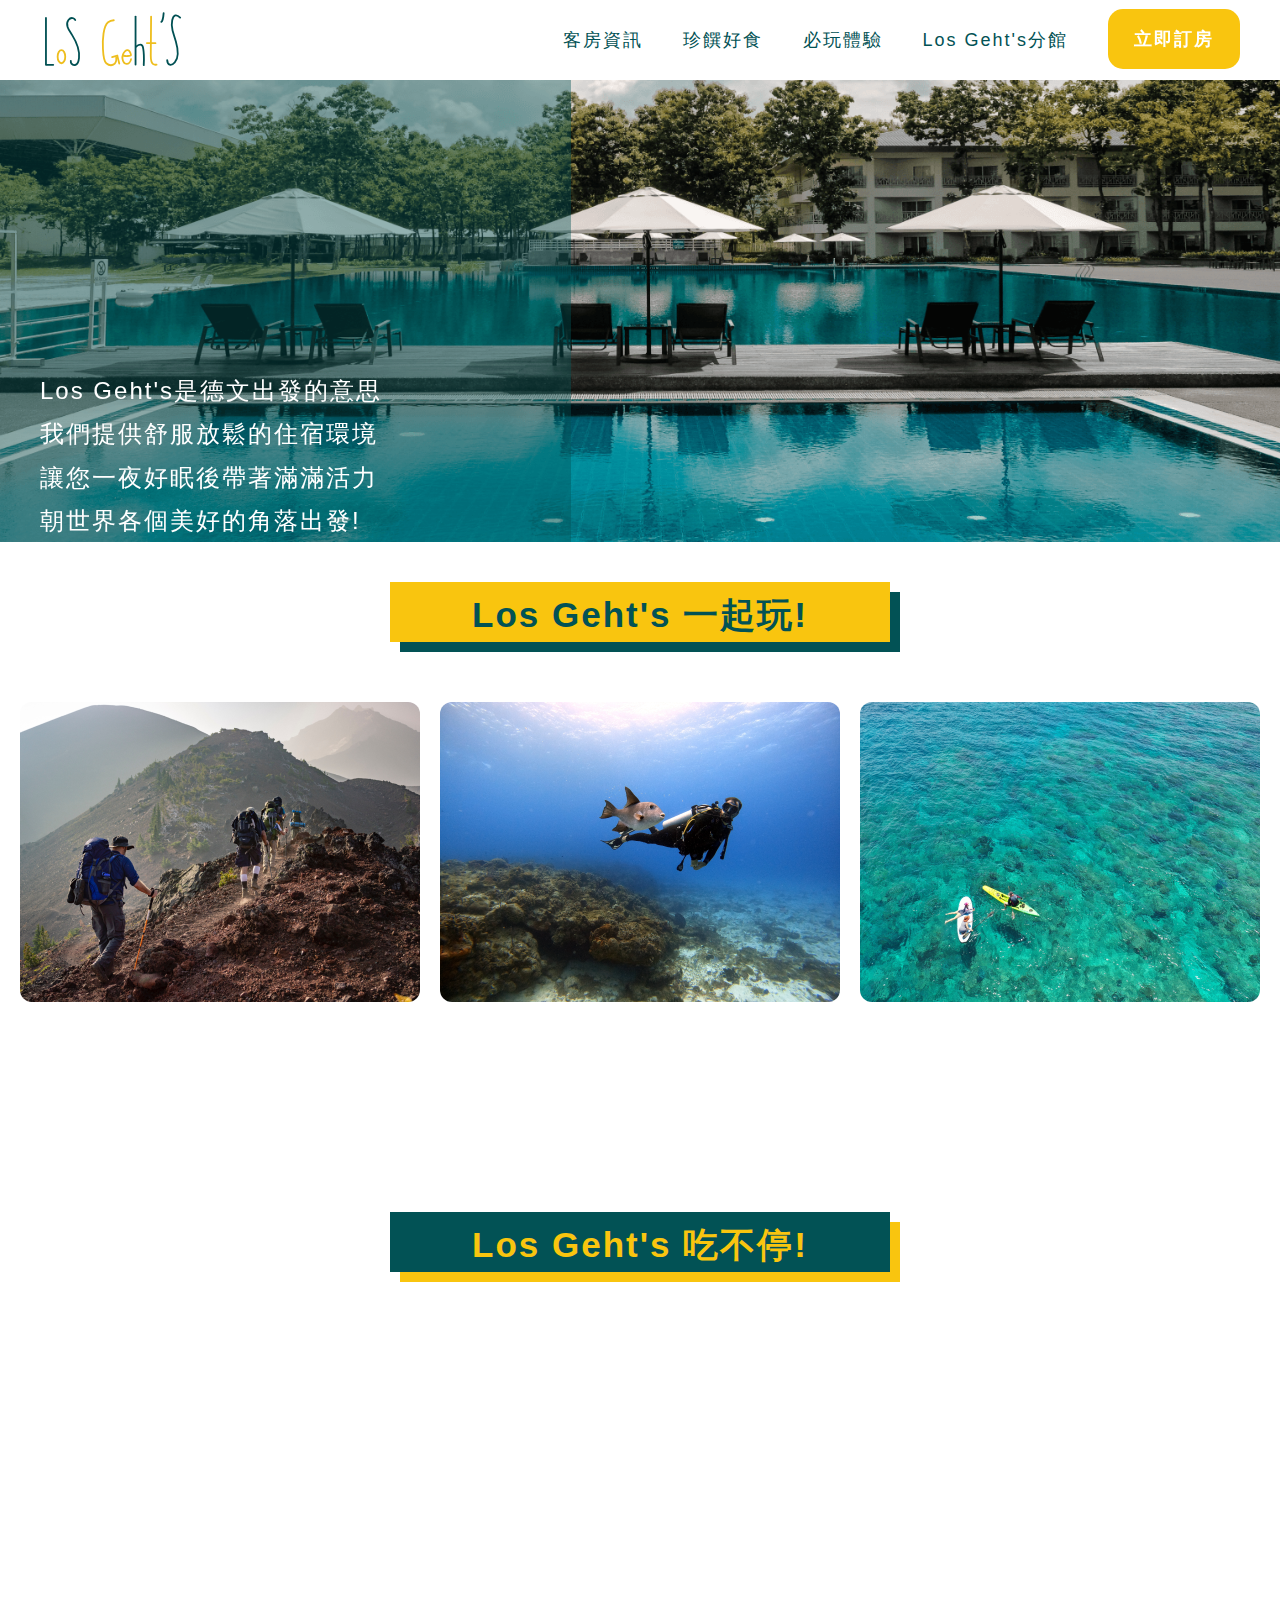
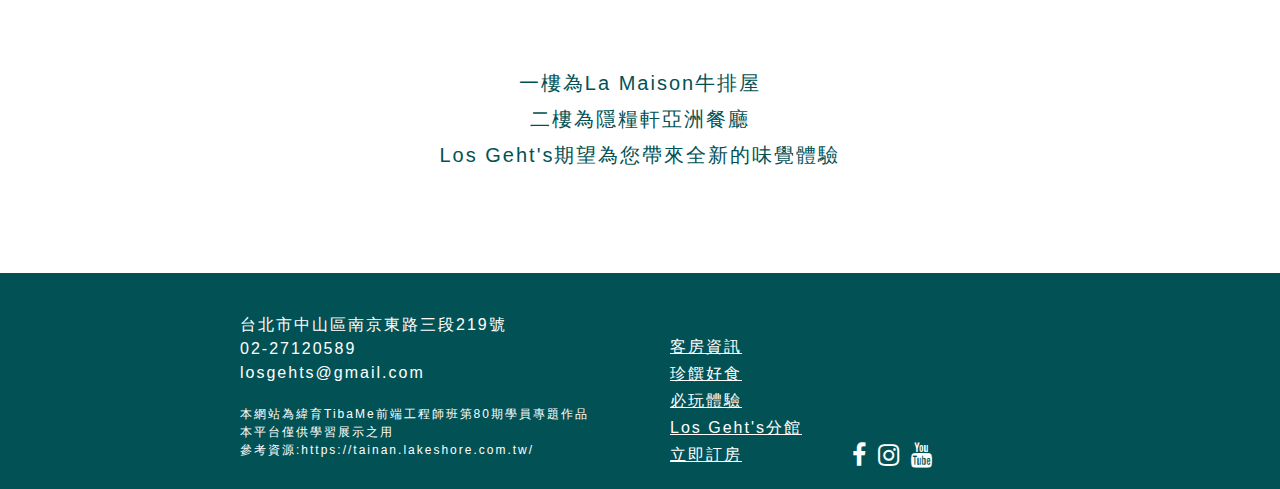
<file: index.html>
<!DOCTYPE html>
<html lang="en">
<head>
    <meta charset="UTF-8">
    <meta http-equiv="X-UA-Compatible" content="IE=edge">
    <meta name="viewport" content="width=device-width, initial-scale=1.0">
    <title>Los Geht's</title>
    <link rel="stylesheet" href="./css/index_style.css">
    <link rel="shortcut icon" href="logo.ico" type="image/x-icon">
    <link href="./plugin/aos-master/dist/aos.css" rel="stylesheet">
    <link rel="stylesheet" href="./css/backtotop_style.css">
    <link rel="stylesheet" href="https://stackpath.bootstrapcdn.com/font-awesome/4.7.0/css/font-awesome.min.css">

</head>

<body>
     <!--Back to top button-->
    <a id="backToTop"></a>

     <!--nav bar for RWD-->
     <nav class="navbar_rwd">
        <div class="navbar_content_rwd">
        <a href="index.html">
              <img src="./image/logo.svg" alt="">
          </a>
          <i class="fa fa-bars" id="hamburger"></i>
          <div class="booking"><a href="booking.html">立即訂房</a></div>
          
          <ul class="nav_links_rwd unShow">
              <li class="item"><a href="room.html">客房資訊</a></li>
              <li class="item"><a href="restaurant.html">珍饌好食</a></li>
              <li class="item"><a href="play.html">必玩體驗</a></li>
              <li class="item"><a href="map.html">Los Geht's分館</a></li>  
          </ul>
        </div>
      </nav>

     <!--nav bar for PC-->
     <nav class="navbar">
        <div class="navbar_content">
        <a href="index.html">
              <img src="./image/logo.svg" alt="">
          </a>
          <ul class="nav_links">
              <li class="item"><a href="room.html">客房資訊</a></li>
              <li class="item"><a href="restaurant.html">珍饌好食</a></li>
              <li class="item"><a href="play.html">必玩體驗</a></li>
              <li class="item"><a href="map.html">Los Geht's分館</a></li>
              <li class="booking_pc"><a href="booking.html">立即訂房</a></li>
          </ul>
        </div>
      </nav>

    <!-- 大banner -->
    <div class="banner">
        <p  data-aos="fade-zoom-in"
        data-aos-duration="1100"
        data-aos-easing="ease-in">Los Geht's是德文出發的意思<br>我們提供舒服放鬆的住宿環境<br>讓您一夜好眠後帶著滿滿活力<br>朝世界各個美好的角落出發!</p>
    </div>

    <div class="index_container">
         <!--玩樂介紹-->
        <div class="letsplay">
            <h3>Los Geht's 一起玩!</h3>
        </div>
   
        <ul class="playintro">
            <li>
                <a href="play.html"><img src="./image/index_hiking.png" >
                <h2 data-aos="fade-zoom-in"
                data-aos-duration="300"
                data-aos-easing="ease-in">北德拉曼健行</h2>
                <p data-aos="fade-zoom-in"
                data-aos-duration="300"
                data-aos-easing="ease-in">專業嚮導帶您體驗高山壯闊之美<br>熱愛山林與健行的您千萬別錯過</p>
                </a>
            </li>
            <li>
                <a href="play.html"><img src="./image/index_diving.png" >
                <h2 data-aos="fade-zoom-in"
                data-aos-duration="700"
                data-aos-easing="ease-in">牛奶海浮潛</h2>
                <p data-aos="fade-zoom-in"
                data-aos-duration="700"
                data-aos-easing="ease-in">深入海底世界與海龜一同徜徉大海<br>快跟著潛水教練一窺海底的秘密</p>
                </a> 
            </li>
            <li>
                <a href="play.html"><img src="./image/index_sup.png">
                <h2 data-aos="fade-zoom-in"
                data-aos-duration="1000"
                data-aos-easing="ease-in">新山SUP立槳</h2>
                <p data-aos="fade-zoom-in"
                data-aos-duration="1000"
                data-aos-easing="ease-in">一塊板一根槳風靡世界的SUP<br>帶您欣賞日出與無垠海洋</p>
                </a>
            </li>
        </ul>

        <!--餐廳介紹-->
        <div class="letseat">
            <h3>Los Geht's 吃不停!</h3>
        </div>

        <ul class="eatintro">
            <li>
                <a href="restaurant.html"><img src="./image/index_ramen.png" data-aos="fade-zoom-in"
                    data-aos-duration="600"
                    data-aos-easing="ease-in" alt=""></a> 
            </li>
            <li>
                <a href="restaurant.html"><img src="./image/index_avocado.png" data-aos="fade-zoom-in"
                    data-aos-duration="1200"
                    data-aos-easing="ease-in" alt=""></a>
            </li>
            <li>
                <a href="restaurant.html"><img src="./image/index_cook.png" data-aos="fade-zoom-in"
                    data-aos-duration="1800"
                    data-aos-easing="ease-in" alt=""></a> 
            </li>
        </ul>

        <div class="eatp">
        <p>一樓為La Maison牛排屋<br>二樓為隱糧軒亞洲餐廳<br>Los Geht's期望為您帶來全新的味覺體驗</p>
        </div>

    </div>

    <footer>
        <div class="footer">
            <div class="footer_container">
                <div class="footer_text">
                    <p class="footer_info">台北市中山區南京東路三段219號<br>02-27120589<br>losgehts@gmail.com</p>
                    <p class="footer_announce">本網站為緯育TibaMe前端工程師班第80期學員專題作品<br>本平台僅供學習展示之用<br>參考資源:https://tainan.lakeshore.com.tw/</p>
                </div>
                <ul class="bottom_menu">
                    <li><a href="room.html">客房資訊</a></li>
                    <li><a href="restaurant.html">珍饌好食</a></li>
                    <li><a href="play.html">必玩體驗</a></li>
                    <li><a href="map.html">Los Geht's分館</a></li>
                    <li><a href="booking.html">立即訂房</a></li>
                </ul>
                <ul class="footer_menu">
                    <li><a href="#"><i class="fa fa-facebook"></i></a></li>
                    <li><a href="#"><i class="fa fa-instagram"></i></a></li>
                    <li><a href="#"><i class="fa fa-youtube"></i></a></li>
                    <div class="clearfix"></div>
                </ul>
            </div>
        </div>
    </footer>

<script src="./js/jquery-3.6.1.min.js"></script>
<script src="./plugin/aos-master/dist/aos.js"></script>
    <script>
        AOS.init();

        $(function(){
            $("#hamburger").on("click", function(){
                $(".nav_links_rwd").toggleClass("show");
                $("body").toggleClass("fixed");
                $(".nav_links_rwd").toggleClass("unShow");
                if ($("#hamburger").hasClass("fa-times")){ // X
                    $("#hamburger").removeClass("fa-times").addClass("fa-bars");
                } else { // hamburger
                    $("#hamburger").removeClass("fa-bars").addClass("fa-times");
                }
            })
        });

        
        var backtotopbtn = $('#backToTop');
        
        $(window).scroll(function() {
            if ($(window).scrollTop() > 300) {
                backtotopbtn.addClass('show');
            } else {
                backtotopbtn.removeClass('show');
            }
        });

        backtotopbtn.on('click', function(e) {
            e.preventDefault();
            $('html, body').animate({scrollTop:0}, '300');
        });


    </script>
</body>
</html>
</file>
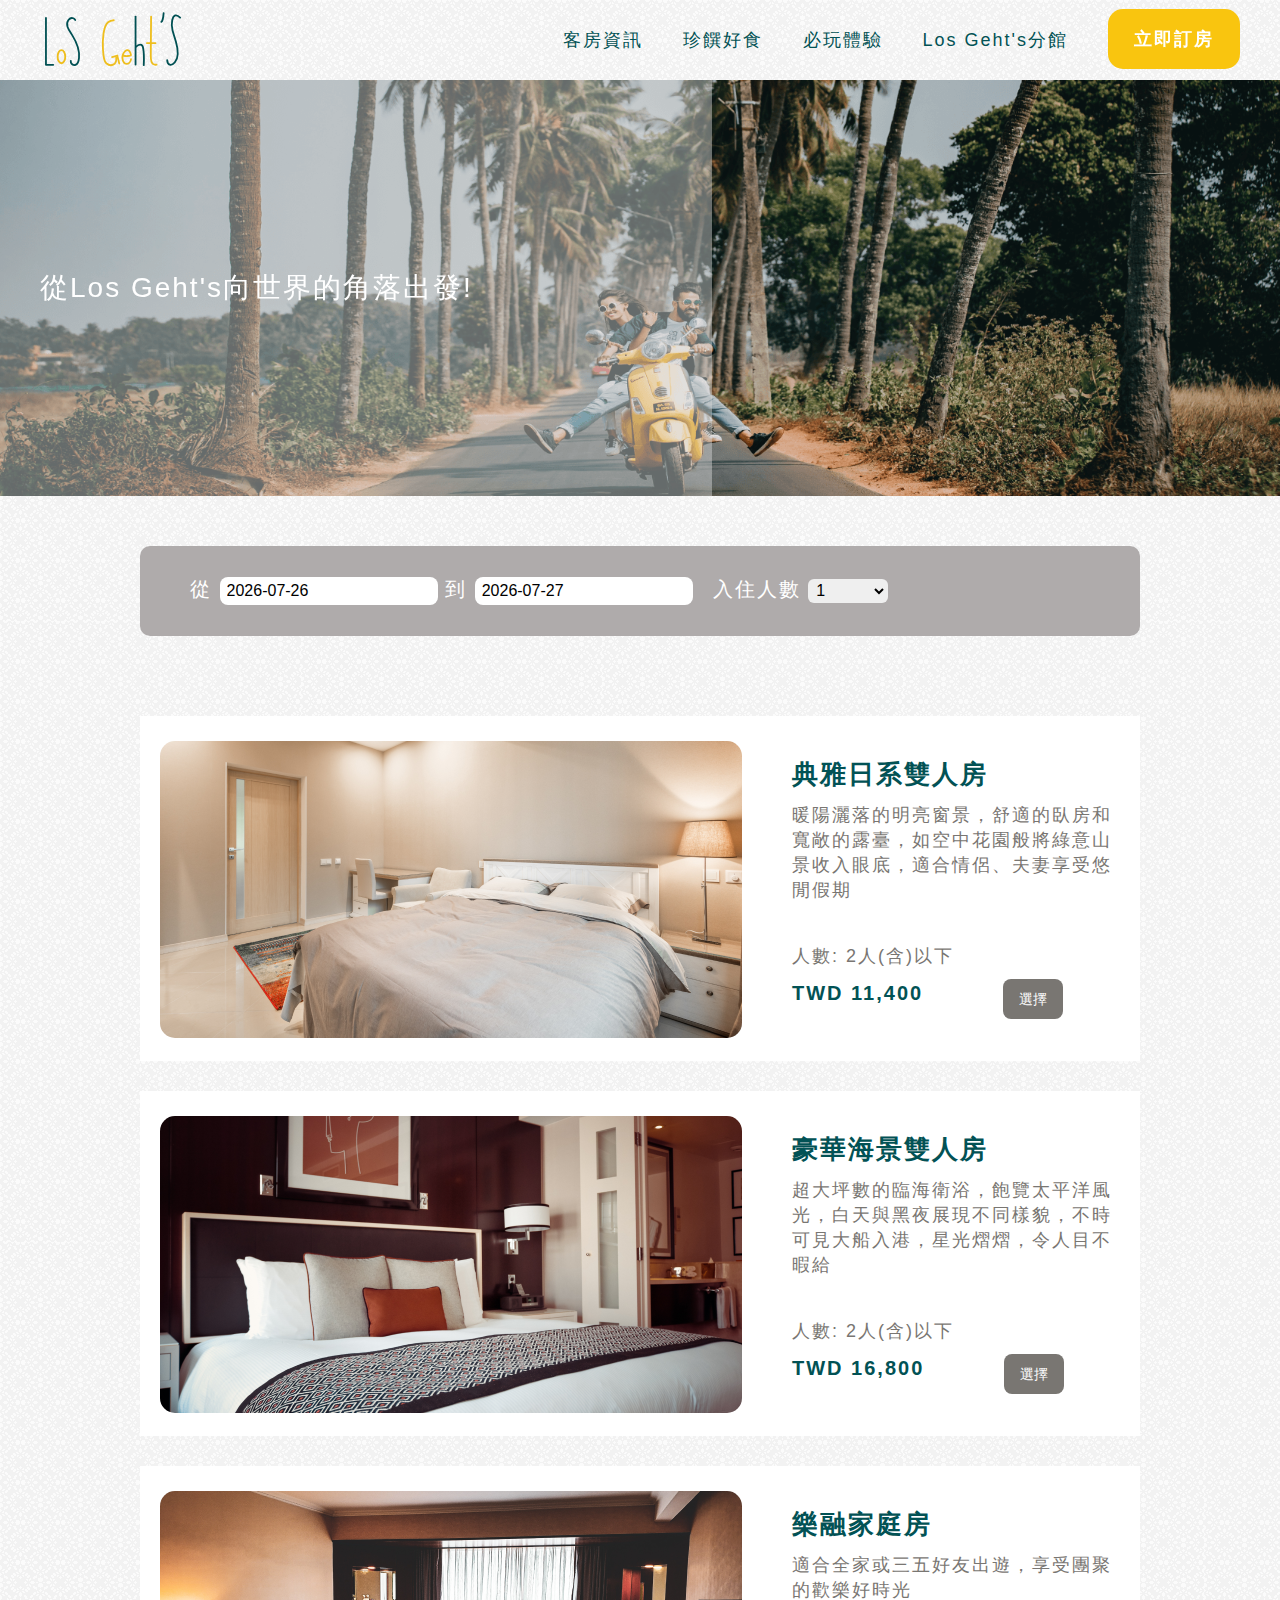
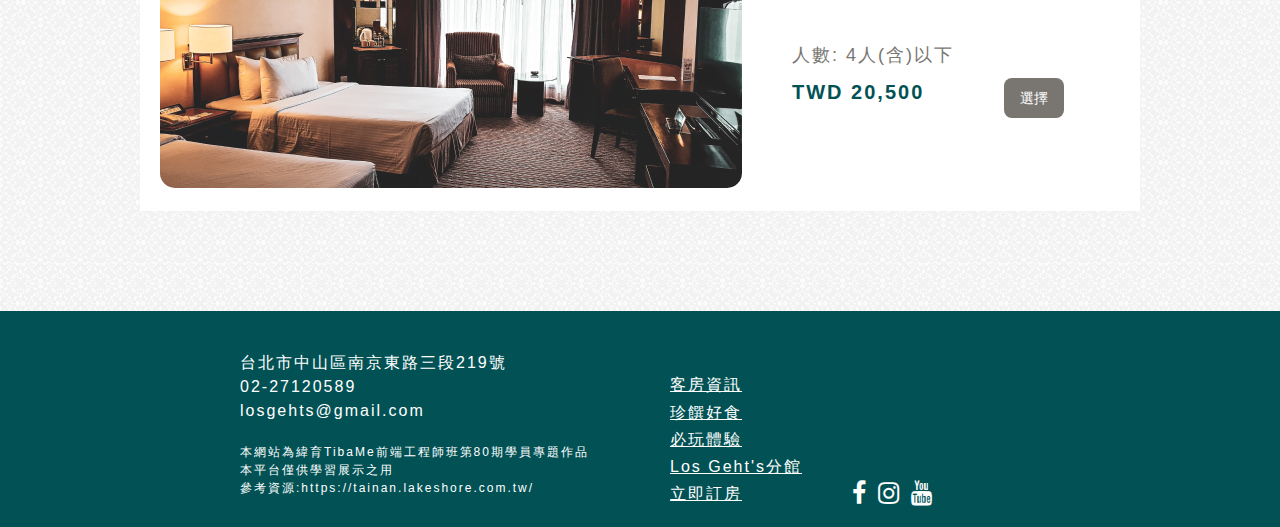
<file: booking.html>
<!DOCTYPE html>
<html lang="en">
<head>
    <meta charset="UTF-8">
    <meta http-equiv="X-UA-Compatible" content="IE=edge">
    <meta name="viewport" content="width=device-width, initial-scale=1.0">
    <title>Los Geht's</title>
    <link rel="stylesheet" href="./plugin/jquery-ui-1.13.2/jquery-ui.css">
    <link rel="stylesheet" href="./css/booking_style.css">
    <link rel="stylesheet" href="https://stackpath.bootstrapcdn.com/font-awesome/4.7.0/css/font-awesome.min.css"></script>
    <link rel="shortcut icon" href="logo.ico" type="image/x-icon">
    <link rel="stylesheet" href="./css/backtotop_style.css">
    
</head>
<body>
    <a id="backToTop"></a>
     <!--nav bar for RWD-->
     <nav class="navbar_rwd">
        <div class="navbar_content_rwd">
        <a href="index.html">
              <img src="./image/logo.svg" alt="">
          </a>
          <i class="fa fa-bars" id="hamburger"></i>
          <div class="booking"><a href="booking.html">立即訂房</a></div>
          
          <ul class="nav_links_rwd unShow">
              <li class="item"><a href="room.html">客房資訊</a></li>
              <li class="item"><a href="restaurant.html">珍饌好食</a></li>
              <li class="item"><a href="play.html">必玩體驗</a></li>
              <li class="item"><a href="map.html">Los Geht's分館</a></li>
              <link href="./plugin/aos-master/dist/aos.css" rel="stylesheet">  
          </ul>
        </div>
      </nav>
    
     <!--nav bar -->
     <nav class="navbar">
        <div class="navbar_content">
        <a href="index.html">
              <img src="./image/logo.svg" alt="">
          </a>
          <ul class="nav_links">
              <li class="item"><a href="room.html">客房資訊</a></li>
              <li class="item"><a href="restaurant.html">珍饌好食</a></li>
              <li class="item"><a href="play.html">必玩體驗</a></li>
              <li class="item"><a href="map.html">Los Geht's分館</a></li>
              <li class="booking_pc"><a href="booking.html">立即訂房</a></li>
          </ul>
        </div>
      </nav>

    <!-- 大banner -->
    <div class="banner">
        <p data-aos="fade-zoom-in"
        data-aos-duration="1100"
        data-aos-easing="ease-in">從Los Geht's向世界的角落出發!</p>
    </div>
    <form action="confirm.html"> 
        <div class="choose">
                <div class="content">
                    <div class="date">
                        <div class="date_pick">
                            <label for="from">從</label>
                            <input type="text" id="from" name="from" autocomplete="off">
                            <label for="to">到</label>
                            <input type="text" id="to" name="to" autocomplete="off">
                        </div>
                    </div>

                    <div class="number">
                        <label for="peolple">入住人數</label>
                            <select id="people">
                                <option value="1">1</option>
                                <option value="2">2</option>
                                <option value="3">3</option>
                                <option value="4">4</option>
                            </select>
                    </div>
                </div>
        </div>

        <div class="result">
            <ul id="result">
            </ul>
        </div>
    </form>

        <!--Footer-->
   <footer>
    <div class="footer">
        <div class="footer_container">
            <div class="footer_text">
                <p class="footer_info">台北市中山區南京東路三段219號<br>02-27120589<br>losgehts@gmail.com</p>
                <p class="footer_announce">本網站為緯育TibaMe前端工程師班第80期學員專題作品<br>本平台僅供學習展示之用<br>參考資源:https://tainan.lakeshore.com.tw/</p>
            </div>
            <ul class="bottom_menu">
                <li><a href="room.html">客房資訊</a></li>
                <li><a href="restaurant.html">珍饌好食</a></li>
                <li><a href="play.html">必玩體驗</a></li>
                <li><a href="map.html">Los Geht's分館</a></li>
                <li><a href="booking.html">立即訂房</a></li>
            </ul>
            <ul class="footer_menu">
                <li><a href="#"><i class="fa fa-facebook"></i></a></li>
                <li><a href="#"><i class="fa fa-instagram"></i></a></li>
                <li><a href="#"><i class="fa fa-youtube"></i></a></li>
                <div class="clearfix"></div>
            </ul>
        </div>
    </div>
    </footer>

   

    <script src="./plugin/jQuery3.6.0/jquery.js"></script>
    <script src="./js/jquery-3.6.1.min.js"></script>
    <script src="./plugin/jquery-ui-1.13.2/jquery-ui.js"></script>
    <script src="./js/database.js"></script>
    <script src="./plugin/aos-master/dist/aos.js"></script>

    <script>

        AOS.init();
        // 日曆
        $( function() {
          // default date
          let today = new Date();
          let tomorrow = new Date();
          tomorrow.setDate(today.getDate() + 1);
          $("#from").val(today.toISOString().split('T')[0]);
          $("#to").val(tomorrow.toISOString().split('T')[0]);

          var dateFormat = "yy-mm-dd"; // 指定日期字串轉給js看的日期的格式

          var from = $( "#from" )
              .datepicker({
                defaultDate: "+1w",
                changeMonth: true,
                numberOfMonths: 1,
                dateFormat: "yy-mm-dd",
              })
              .on( "change", function() { // 註冊開始日期change事件
                to.datepicker( "option", "minDate", getDate( this ) ); // 讓to小於from的日期都不能選
                reloadAllRooms();
              });
              
          var to = $( "#to" ).datepicker({
              defaultDate: "+1w",
              changeMonth: true,
              numberOfMonths: 1,
              dateFormat: "yy-mm-dd"
            })
            .on( "change", function() { // 註冊結束日期change事件
              from.datepicker( "option", "maxDate", getDate( this ) ); // 讓from大於to的日期都不能選
              reloadAllRooms();
            });
       
          function getDate( element ) {
            var date;
            try {
              console.log(element.value); // 字串
              date = $.datepicker.parseDate( dateFormat, element.value );
              console.log(date); 
            } catch( error ) {
              console.log("格式錯誤");
              date = null;
            }
            return date;
          }
        } );
        

        // 房間資訊
        $(function() {
            reloadAllRooms();
            // 註冊入住人數change事件
            let people = document.getElementById("people");
            people.addEventListener("change", ()=>{
                reloadAllRooms();
            });
        });

        // reload所有房間資訊
        function reloadAllRooms() {
            cleanRooms(); // 清空
            let searchPeople = parseInt(document.getElementById("people").value);
            let fromDate = document.getElementById("from").value;
            let toDate = document.getElementById("to").value;
            for (let i = 0; i < rooms.length; i++) {
                let room = rooms[i];
                if (searchPeople <= room.capacity && !room.unavailableDates.includes(fromDate) && !room.unavailableDates.includes(toDate)) {
                    addRoom(room);
                }
            }
        };

        function cleanRooms() {
            document.getElementById("result").innerHTML = "";
        };

        function addRoom(room) {
            console.log(room);
            $("#result").append(
                    `<li>
                        <div class="notice">
                            <img src="${room.img}" alt="">
                        </div>
                        
                        <div class="result_text">
                            <h2>${room.name}</h2>
                            <p>${room.description}</p>
                            <h3>人數: ${room.capacity}人(含)以下</h3>
                            <div class="price">
                                <h1>${room.price}</h1>
                                <button id="btn">選擇</button>
                            </div>
                        </div>
                    </li>`
            );
        };


        $(function(){
        $("#hamburger").on("click", function(){
            $(".nav_links_rwd").toggleClass("show");
            $("body").toggleClass("fixed");
            $(".nav_links_rwd").toggleClass("unShow");
            if ($("#hamburger").hasClass("fa-times")){ // X
                $("#hamburger").removeClass("fa-times").addClass("fa-bars");
            } else { // hamburger
                $("#hamburger").removeClass("fa-bars").addClass("fa-times");
            }
        })
    });

        var backtotopbtn = $('#backToTop');
        
        $(window).scroll(function() {
            if ($(window).scrollTop() > 300) {
                backtotopbtn.addClass('show');
            } else {
                backtotopbtn.removeClass('show');
            }
        });

        backtotopbtn.on('click', function(e) {
            e.preventDefault();
            $('html, body').animate({scrollTop:0}, '300');
        });


    </script>


</body>
</html>
</file>
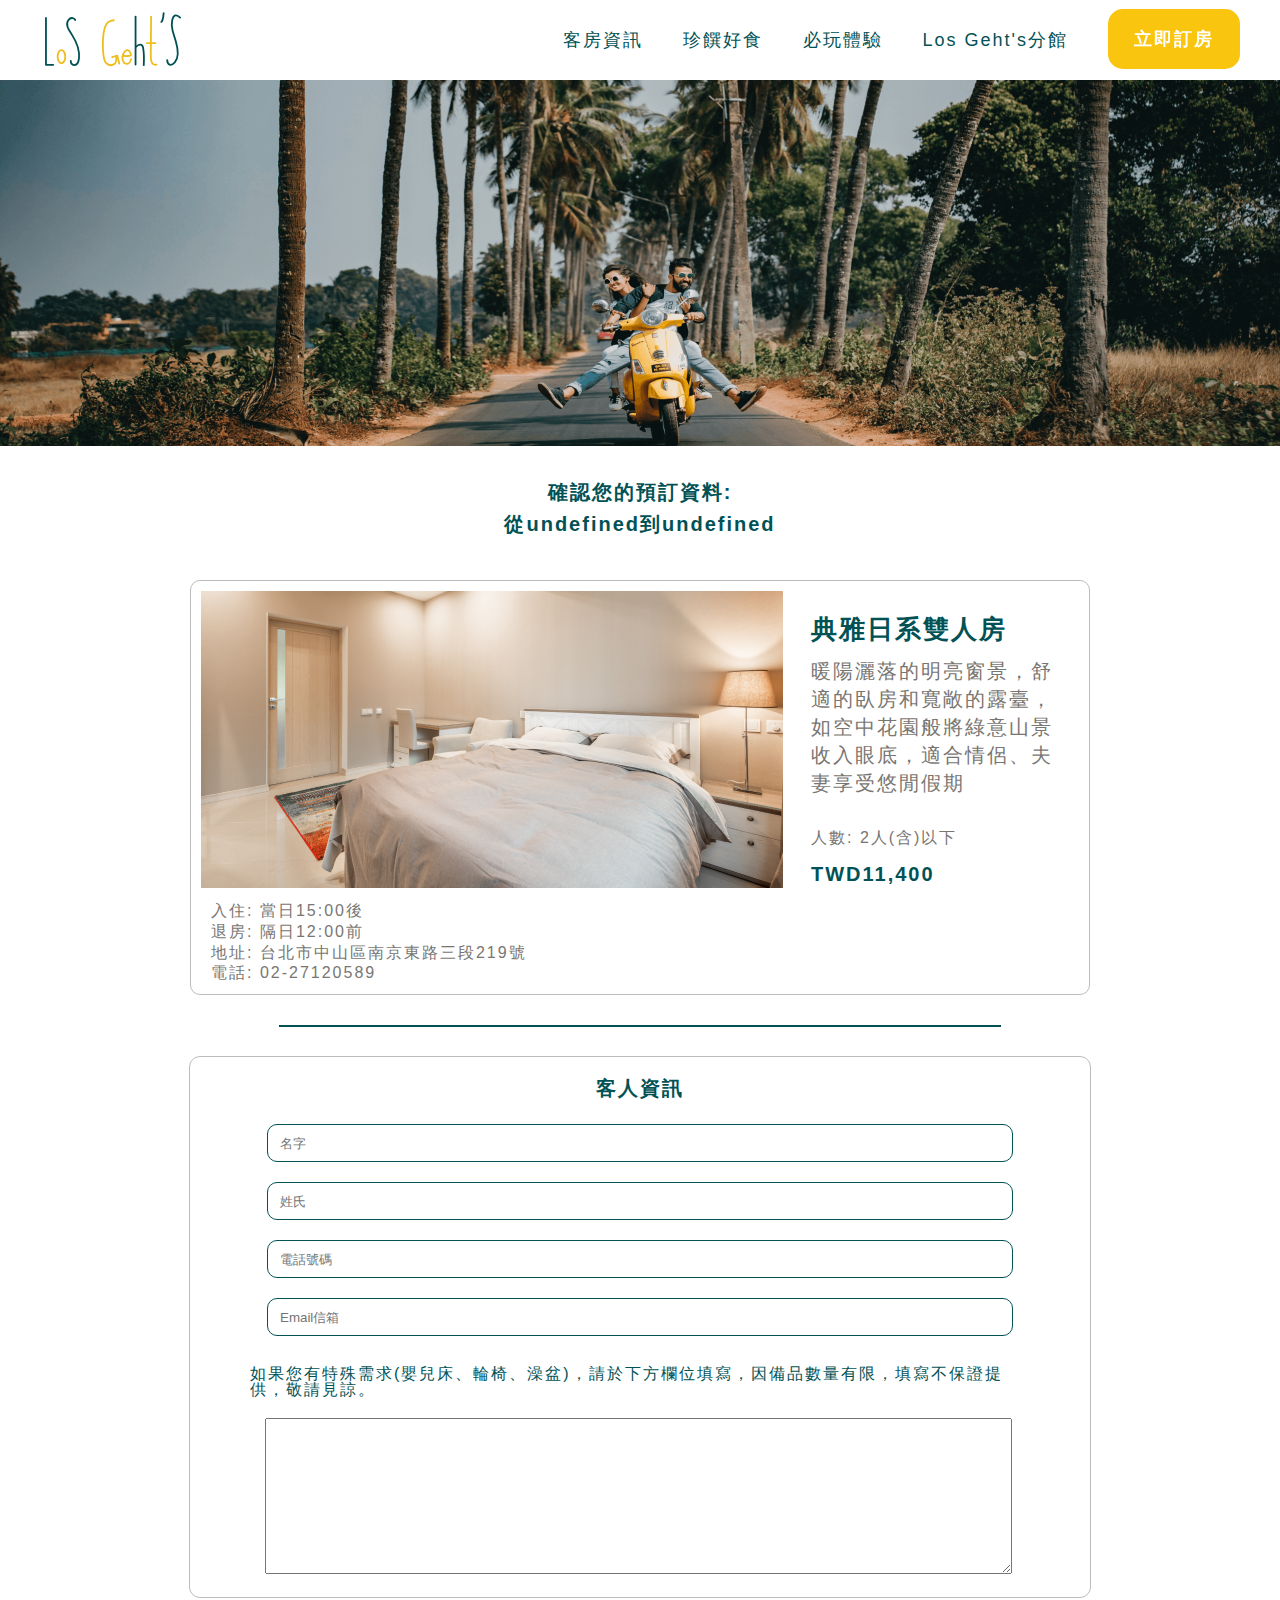
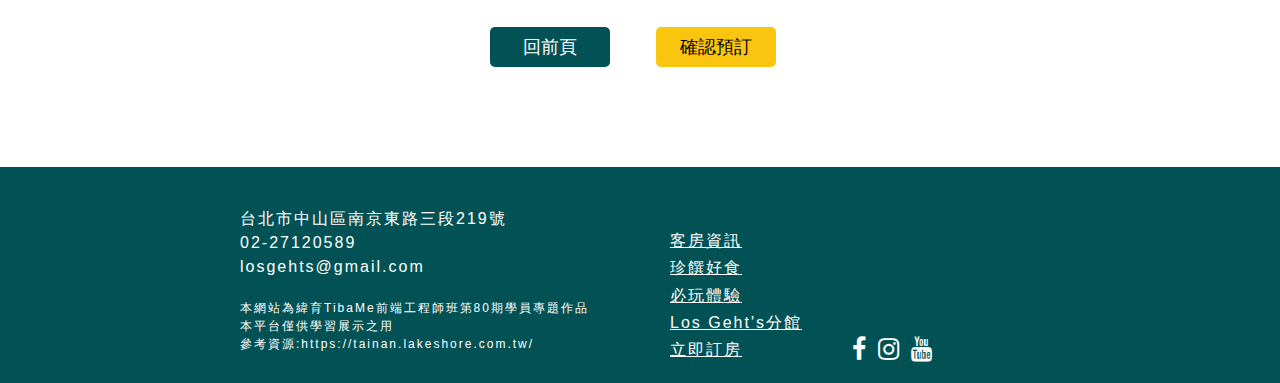
<file: confirm.html>
<!DOCTYPE html>
<html lang="en">
<head>
    <meta charset="UTF-8">
    <meta http-equiv="X-UA-Compatible" content="IE=edge">
    <meta name="viewport" content="width=device-width, initial-scale=1.0">
    <title>Los Geht's</title>
    <link rel="stylesheet" href="./css/confirm_style.css">
    <link rel="shortcut icon" href="logo.ico" type="image/x-icon">
    <link rel="stylesheet" href="https://stackpath.bootstrapcdn.com/font-awesome/4.7.0/css/font-awesome.min.css"></script>
    <link rel="stylesheet" href="./plugin/sweetAlert/sweetalert2.css">
    <link rel="stylesheet" href="./css/backtotop_style.css">
</head>
<body>
    <a id="backToTop"></a>
     <!--nav bar for RWD-->
     <nav class="navbar_rwd">
        <div class="navbar_content_rwd">
        <a href="index.html">
              <img src="./image/logo.svg" alt="">
          </a>
          <i class="fa fa-bars" id="hamburger"></i>
          <div class="booking"><a href="booking.html">立即訂房</a></div>
          
          <ul class="nav_links_rwd unShow">
              <li class="item"><a href="room.html">客房資訊</a></li>
              <li class="item"><a href="restaurant.html">珍饌好食</a></li>
              <li class="item"><a href="play.html">必玩體驗</a></li>
              <li class="item"><a href="map.html">Los Geht's分館</a></li>  
          </ul>
        </div>
      </nav>
    <!--nav bar for PC-->
    <nav class="navbar">
        <div class="navbar_content">
        <a href="index.html">
              <img src="./image/logo.svg" alt="">
          </a>
          <ul class="nav_links">
              <li class="item"><a href="room.html">客房資訊</a></li>
              <li class="item"><a href="restaurant.html">珍饌好食</a></li>
              <li class="item"><a href="play.html">必玩體驗</a></li>
              <li class="item"><a href="map.html">Los Geht's分館</a></li>
              <li class="booking_pc"><a href="booking.html">立即訂房</a></li>
          </ul>
        </div>
      </nav>

    <!-- 大banner -->
    <div class="banner">
    </div>

    <div class="confirm">
        <div class="date">
        </div>

        <ul>
            <li>
                <div class="info">
                    <img src="./image/roomA1.png" alt="">
                    <p>入住: 當日15:00後<br>退房: 隔日12:00前<br>地址: 台北市中山區南京東路三段219號<br>電話: 02-27120589</p>
                </div>
                
                <div class="content">
                    <h2>典雅日系雙人房</h2>
                    <p>暖陽灑落的明亮窗景，舒適的臥房和寬敞的露臺，如空中花園般將綠意山景收入眼底，適合情侶、夫妻享受悠閒假期</p>
                    <h3>人數: 2人(含)以下</h3>
                    <h1>TWD11,400</h1>
                </div>
            </li>
        </ul>

        <hr size="2px" color="#025255" width="80%">

        <div class="contact">
            <h2>客人資訊</h2>
            <input type="text" name="name1" id="first_name" placeholder="名字" autocomplete="off" required>
            <input type="text" name="name2" id="last_name" placeholder="姓氏"  autocomplete="off">
            <input type="text" name="phone" id="phone" placeholder="電話號碼" autocomplete="off">
            <input type="email" name="email" id="email" placeholder="Email信箱"  autocomplete="off" required="true">
            <div class="need">
                <div class="need_content">
                    <label for="need" class="need_label">如果您有特殊需求(嬰兒床、輪椅、澡盆)，請於下方欄位填寫，因備品數量有限，填寫不保證提供，敬請見諒。</label>
                    <textarea name="need" id="need" cols="30" rows="10"></textarea>
                </div>
                
            </div>
        </div>

        <div class="next">
            <button class="back" onClick="javascript:history.back(1)">回前頁</button>
            <button type="submit" class="ok" >確認預訂</button>
        </div>
    </div>


 <!--Footer-->
 <footer>
    <div class="footer">
        <div class="footer_container">
            <div class="footer_text">
                <p class="footer_info">台北市中山區南京東路三段219號<br>02-27120589<br>losgehts@gmail.com</p>
                <p class="footer_announce">本網站為緯育TibaMe前端工程師班第80期學員專題作品<br>本平台僅供學習展示之用<br>參考資源:https://tainan.lakeshore.com.tw/</p>
            </div>
            <ul class="bottom_menu">
                <li><a href="room.html">客房資訊</a></li>
                <li><a href="restaurant.html">珍饌好食</a></li>
                <li><a href="play.html">必玩體驗</a></li>
                <li><a href="map.html">Los Geht's分館</a></li>
                <li><a href="booking.html">立即訂房</a></li>
            </ul>
            <ul class="footer_menu">
                <li><a href="#"><i class="fa fa-facebook"></i></a></li>
                <li><a href="#"><i class="fa fa-instagram"></i></a></li>
                <li><a href="#"><i class="fa fa-youtube"></i></a></li>
                <div class="clearfix"></div>
            </ul>
        </div>
    </div>
</footer>
 
    <script src="./plugin/jQuery3.6.0/jquery.js"></script>
    <script src="./js/jquery-3.6.1.min.js"></script>
    <script src="./plugin/sweetAlert/sweetalert2.all.min.js"></script>
    <script>

    function getUrlVars(){
        var vars = [], hash;
        var hashes = window.location.href.slice(window.location.href.indexOf('?') + 1).split('&');
        for(var i = 0; i < hashes.length; i++)
        {
            hash = hashes[i].split('=');
            vars.push(hash[0]);
            vars[hash[0]] = hash[1];
        }
        return vars;
    }

        $(function(){
            getUrlVars();
            console.log(getUrlVars());
            let from = getUrlVars()["from"];
            let to = getUrlVars()["to"];
            $(".date").append(
                `<h1>確認您的預訂資料:</h1>
                <p>從${from}到${to}</p>`
            )
            
        });
   
        $(".ok").on("click", function(){
            Swal.fire({
                position: 'center',
                icon: 'success',
                title: '預訂成功!',
                text: 'Los Geht\'s 已寄送確認信至您的email信箱，期待您的到來!',
                showConfirmButton: true,
                preConfirm: false,
                timer: 30000
            });

        });

        $(function(){
        $("#hamburger").on("click", function(){
            $(".nav_links_rwd").toggleClass("show");
            $("body").toggleClass("fixed");
            $(".nav_links_rwd").toggleClass("unShow");
            if ($("#hamburger").hasClass("fa-times")){ // X
                $("#hamburger").removeClass("fa-times").addClass("fa-bars");
            } else { // hamburger
                $("#hamburger").removeClass("fa-bars").addClass("fa-times");
            }
        })
    });
        var backtotopbtn = $('#backToTop');
        
        $(window).scroll(function() {
            if ($(window).scrollTop() > 300) {
                backtotopbtn.addClass('show');
            } else {
                backtotopbtn.removeClass('show');
            }
        });

        backtotopbtn.on('click', function(e) {
            e.preventDefault();
            $('html, body').animate({scrollTop:0}, '300');
        });


    </script>
</body>
</html>
</file>
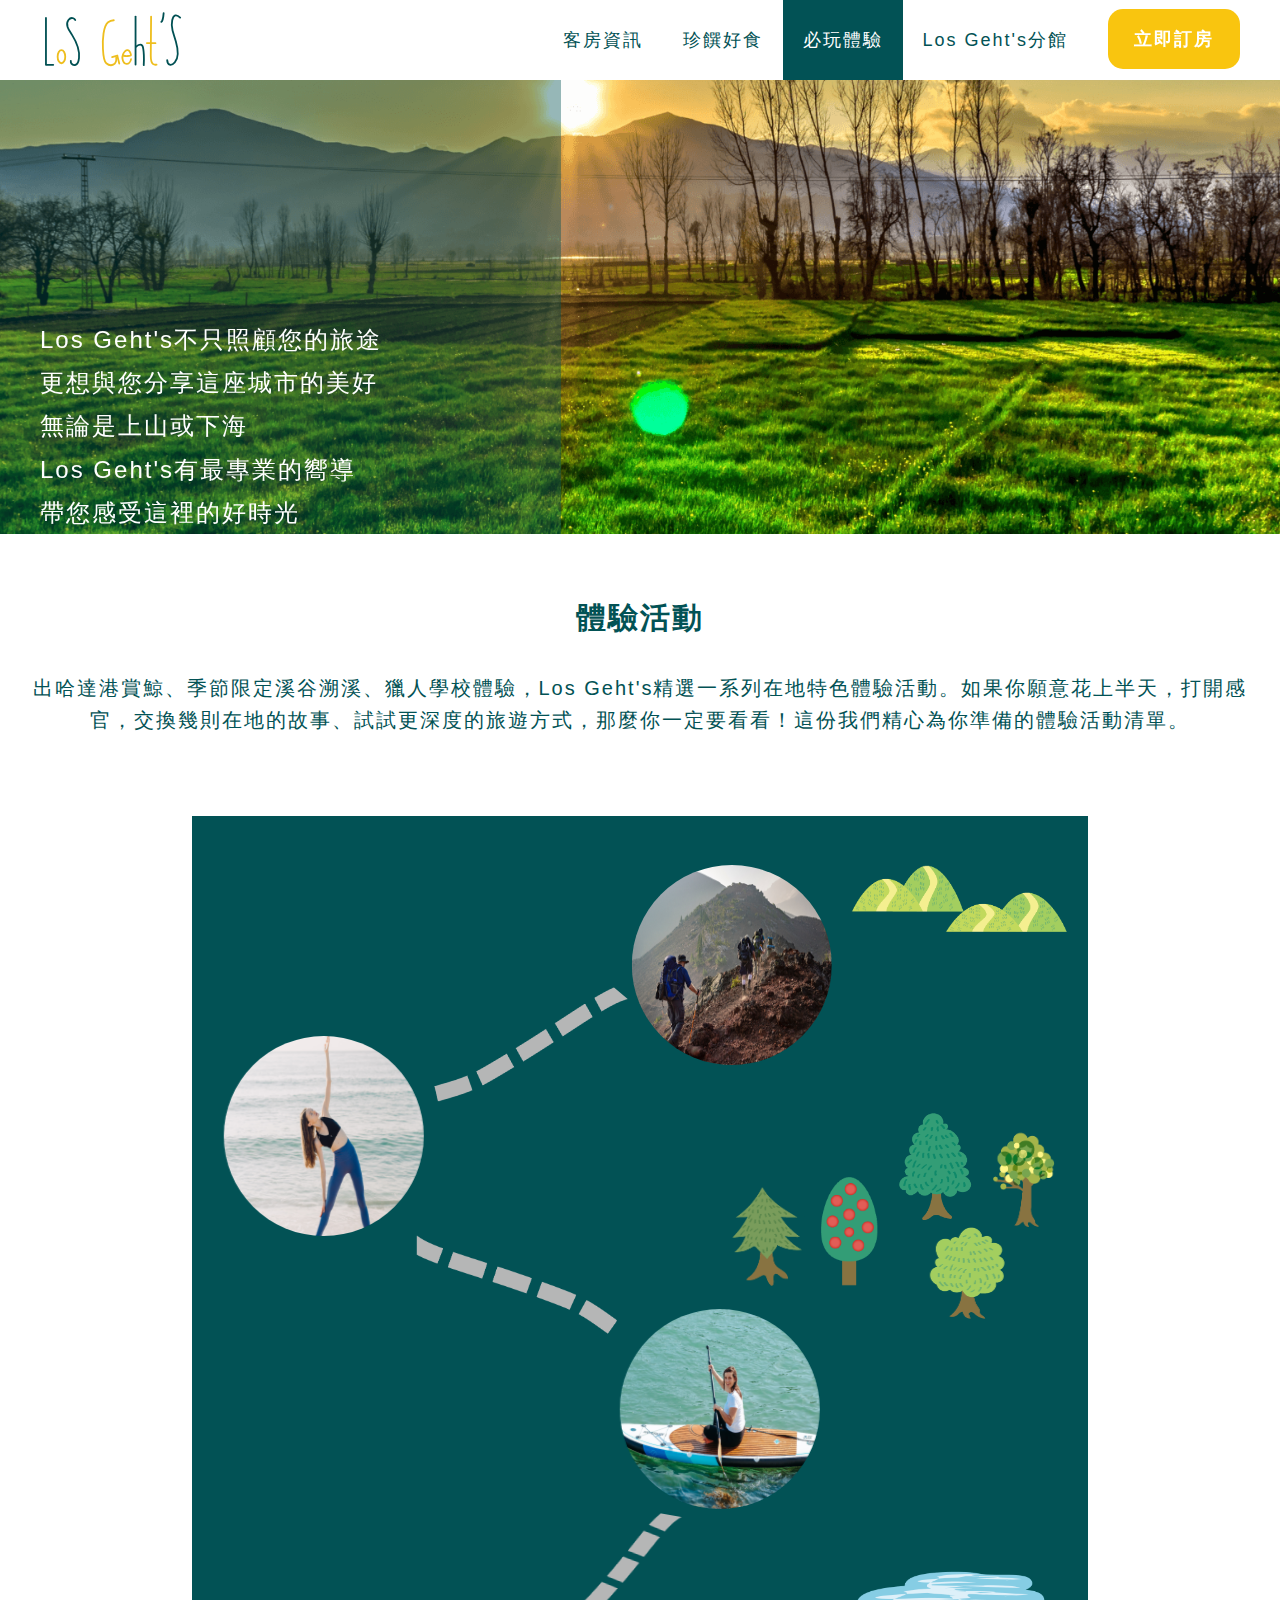
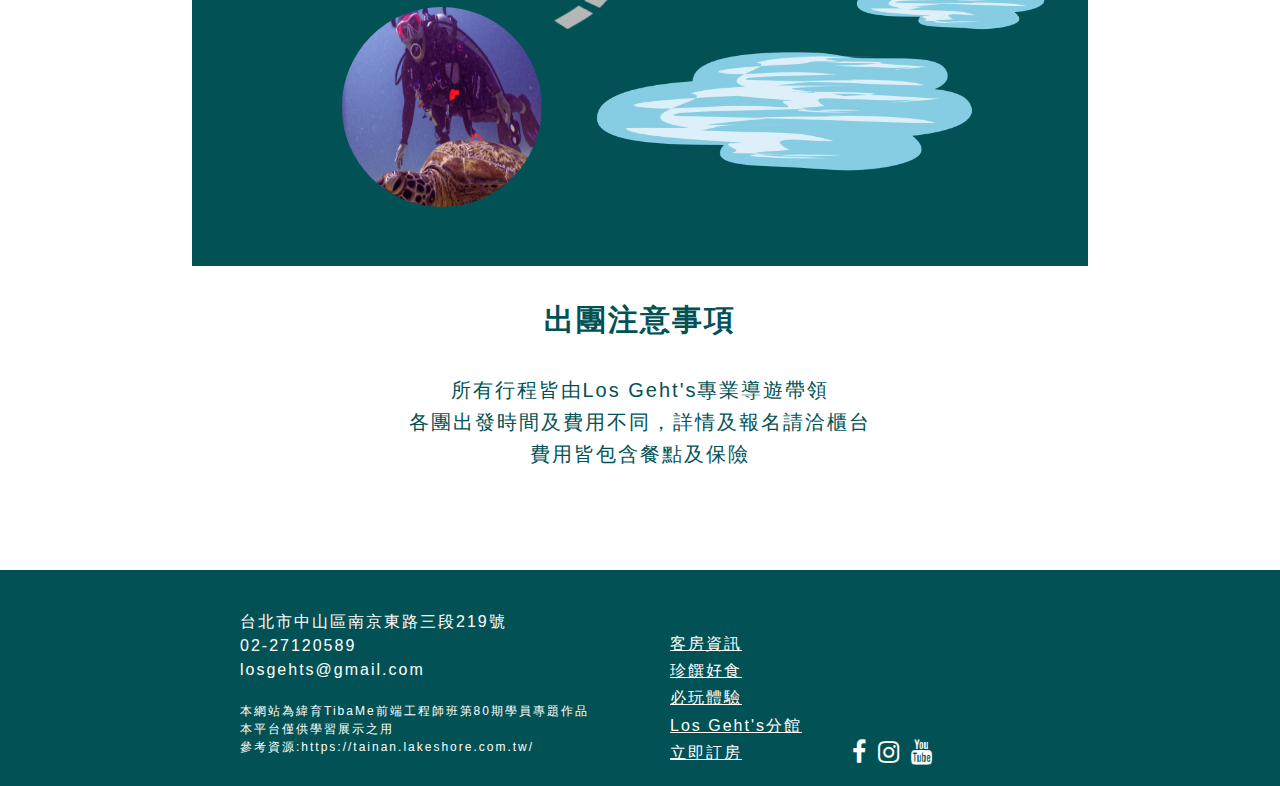
<file: play.html>
<!DOCTYPE html>
<html lang="en">
<head>
    <meta charset="UTF-8">
    <meta http-equiv="X-UA-Compatible" content="IE=edge">
    <meta name="viewport" content="width=device-width, initial-scale=1.0">
    <title>Los Geht's</title>
    <link rel="stylesheet" href="./css/play_style.css">
    <link rel="stylesheet" href="https://stackpath.bootstrapcdn.com/font-awesome/4.7.0/css/font-awesome.min.css"></script>
    <link rel="shortcut icon" href="logo.ico" type="image/x-icon">
    <link href="./plugin/aos-master/dist/aos.css" rel="stylesheet">
    <link rel="stylesheet" href="./css/backtotop_style.css">
</head>
<body>
    <a id="backToTop"></a>
      <!--nav bar for RWD-->
      <nav class="navbar_rwd">
        <div class="navbar_content_rwd">
        <a href="index.html">
              <img src="./image/logo.svg" alt="">
          </a>
          <i class="fa fa-bars" id="hamburger"></i>
          <div class="booking"><a href="booking.html">立即訂房</a></div>
          
          <ul class="nav_links_rwd unShow">
              <li class="item"><a href="room.html">客房資訊</a></li>
              <li class="item"><a href="restaurant.html">珍饌好食</a></li>
              <li class="item"><a href="play.html">必玩體驗</a></li>
              <li class="item"><a href="map.html">Los Geht's分館</a></li>  
          </ul>
        </div>
      </nav>

       <!--nav bar for PC-->
       <nav class="navbar">
        <div class="navbar_content">
        <a href="index.html">
              <img src="./image/logo.svg" alt="">
          </a>
          <ul class="nav_links">
              <li class="item"><a href="room.html">客房資訊</a></li>
              <li class="item"><a href="restaurant.html">珍饌好食</a></li>
              <li class="item"><a href="play.html">必玩體驗</a></li>
              <li class="item"><a href="map.html">Los Geht's分館</a></li>
              <li class="booking_pc"><a href="booking.html">立即訂房</a></li>
          </ul>
        </div>
      </nav>

    <!-- 大banner -->
    <div class="banner">
        <p data-aos="fade-zoom-in"
        data-aos-duration="1100"
        data-aos-easing="ease-in">Los Geht's不只照顧您的旅途<br>更想與您分享這座城市的美好<br>無論是上山或下海<br>Los Geht's有最專業的嚮導<br>帶您感受這裡的好時光</p>
    </div>

    <div class="play_notice" id="notice1">
        <h3>體驗活動</h3>
        <p>出哈達港賞鯨、季節限定溪谷溯溪、獵人學校體驗，Los Geht's精選一系列在地特色體驗活動。如果你願意花上半天，打開感官，交換幾則在地的故事、試試更深度的旅遊方式，那麼你一定要看看！這份我們精心為你準備的體驗活動清單。</p>
    </div>

    <div class="play_content" id = "play_content">
        <div id="play_container">
            <div class="play">
                <img src="./image/hiking.png" class="pic1" alt="">
                <div class=" text hiking_text" data-aos="fade-up" data-aos-duration="1500">
                    <h2>北德拉曼健行</h2>
                    <p>北德拉曼山以拉曼神木群而聞名，路途平坦，適合新手挑戰</p>
                </div>
            </div>
            <div class="play">
                <img src="./image/yoga.png" class="pic2" alt="">
                <div class=" text yoga_text" data-aos="fade-up" data-aos-duration="1500">
                    <h2>戶外瑜珈</h2>
                    <p>瑜伽可以穩定自律神經、提升專注力，藉由優質的戶外環境，達到放鬆身心及穩定情緒的目的</p>
                </div>
            </div>
            <div class="play">
                <img src="./image/sup.png" class="pic3" alt="">
                <div class="text sup_text" data-aos="fade-up" data-aos-duration="1500">
                    <h2>新山SUP立槳</h2>
                    <p>划著一板一槳，帶您欣賞日出，體驗無垠海洋之美</p>
                </div>
            </div>
            <div class="play">
                <img src="./image/diving.png" class="pic4" alt="">
                <div class="text diving_text" data-aos="fade-up" data-aos-duration="1500">
                    <h2>牛奶湖浮潛</h2>
                    <p>牛奶湖位於活火山附近，海面呈現出乳白與天空藍的漸層色澤，海底則有豐富的動物生態，可以看見海龜和珊瑚唷!</p>
                </div>
            </div>
            <div class="forest">
                <img src="./image/forest/mountain_03.png" class="mountain1" width="120px" height="70px">
                <img src="./image/forest/mountain_03.png"  class= mountain2 width="130px" height="60px">
                <img src="./image/forest/appletree_07.png" class="appletree" width="80px" height="129px">
                <img src="./image/forest/christmastree_16.png" class="christmastree" width="80px" height="108px">
                <img src="./image/forest/darktree_17.png" class="darktree" width="80px" height="142px">
                <img src="./image/forest/circletree_07.png" class="circletree" width="80px" height="103px">
                <img src="./image/forest/tree1_13.png" class="tree" width="80px" height="120px">
                <img src="./image/forest/road2_13.png" class="road4" width="200px" height="120px">
                <img src="./image/forest/road2_13.png" class="road2" width="200px" height="128px">
                <img src="./image/forest/road2_13.png" class="road3" width="130px" height="140px">
                <img src="./image/forest/lake_24.png" class="lake1" width="400px" height="155px">
                <img src="./image/forest/lake_24.png" class="lake2" width="200px" height="75px">
            </div>
        </div>
    </div>

    <div class="play_notice" id="notice2">
        <h3>出團注意事項</h3>
        <p>所有行程皆由Los Geht's專業導遊帶領<br>各團出發時間及費用不同，詳情及報名請洽櫃台<br>費用皆包含餐點及保險</p>
    </div>

    <!--Footer-->
    <footer>
        <div class="footer">
            <div class="footer_container">
                <div class="footer_text">
                    <p class="footer_info">台北市中山區南京東路三段219號<br>02-27120589<br>losgehts@gmail.com</p>
                    <p class="footer_announce">本網站為緯育TibaMe前端工程師班第80期學員專題作品<br>本平台僅供學習展示之用<br>參考資源:https://tainan.lakeshore.com.tw/</p>
                </div>
                <ul class="bottom_menu">
                    <li><a href="room.html">客房資訊</a></li>
                    <li><a href="restaurant.html">珍饌好食</a></li>
                    <li><a href="play.html">必玩體驗</a></li>
                    <li><a href="map.html">Los Geht's分館</a></li>
                    <li><a href="booking.html">立即訂房</a></li>
                </ul>
                <ul class="footer_menu">
                    <li><a href="#"><i class="fa fa-facebook"></i></a></li>
                    <li><a href="#"><i class="fa fa-instagram"></i></a></li>
                    <li><a href="#"><i class="fa fa-youtube"></i></a></li>
                    <div class="clearfix"></div>
                </ul>
            </div>
        </div>
    </footer>

<script src="./js/jquery-3.6.1.min.js"></script>
<script src="./plugin/aos-master/dist/aos.js"></script>
    <script>
        AOS.init();
        
        document.addEventListener("DOMContentLoaded", () => {
            center();
        });
        window.onresize = center;
        function center() {
            let width = document.body.clientWidth;
            if (width < 1200) {
                return;
            }
            let playContent= document.getElementById("play_content");
            let playContainer = document.getElementById("play_container");
            let img2 = document.getElementsByClassName("pic2")[0];
            let lake2 = document.getElementsByClassName("lake2")[0];
            let playContainerWidth = lake2.getBoundingClientRect().right * 1.05 - img2.getBoundingClientRect().left;
            let pos = (playContent.offsetWidth - playContainerWidth) / 2;
            playContainer.style.translate = pos + "px";
            // console.log(pos);
        }
        $(function(){
        $("#hamburger").on("click", function(){
            $(".nav_links_rwd").toggleClass("show");
            $("body").toggleClass("fixed");
            $(".nav_links_rwd").toggleClass("unShow");
            if ($("#hamburger").hasClass("fa-times")){ // X
                $("#hamburger").removeClass("fa-times").addClass("fa-bars");
            } else { // hamburger
                $("#hamburger").removeClass("fa-bars").addClass("fa-times");
            }
        })
    });

        var backtotopbtn = $('#backToTop');
        
        $(window).scroll(function() {
            if ($(window).scrollTop() > 300) {
                backtotopbtn.addClass('show');
            } else {
                backtotopbtn.removeClass('show');
            }
        });

        backtotopbtn.on('click', function(e) {
            e.preventDefault();
            $('html, body').animate({scrollTop:0}, '300');
        });


    </script>
</body>
</html>
</file>
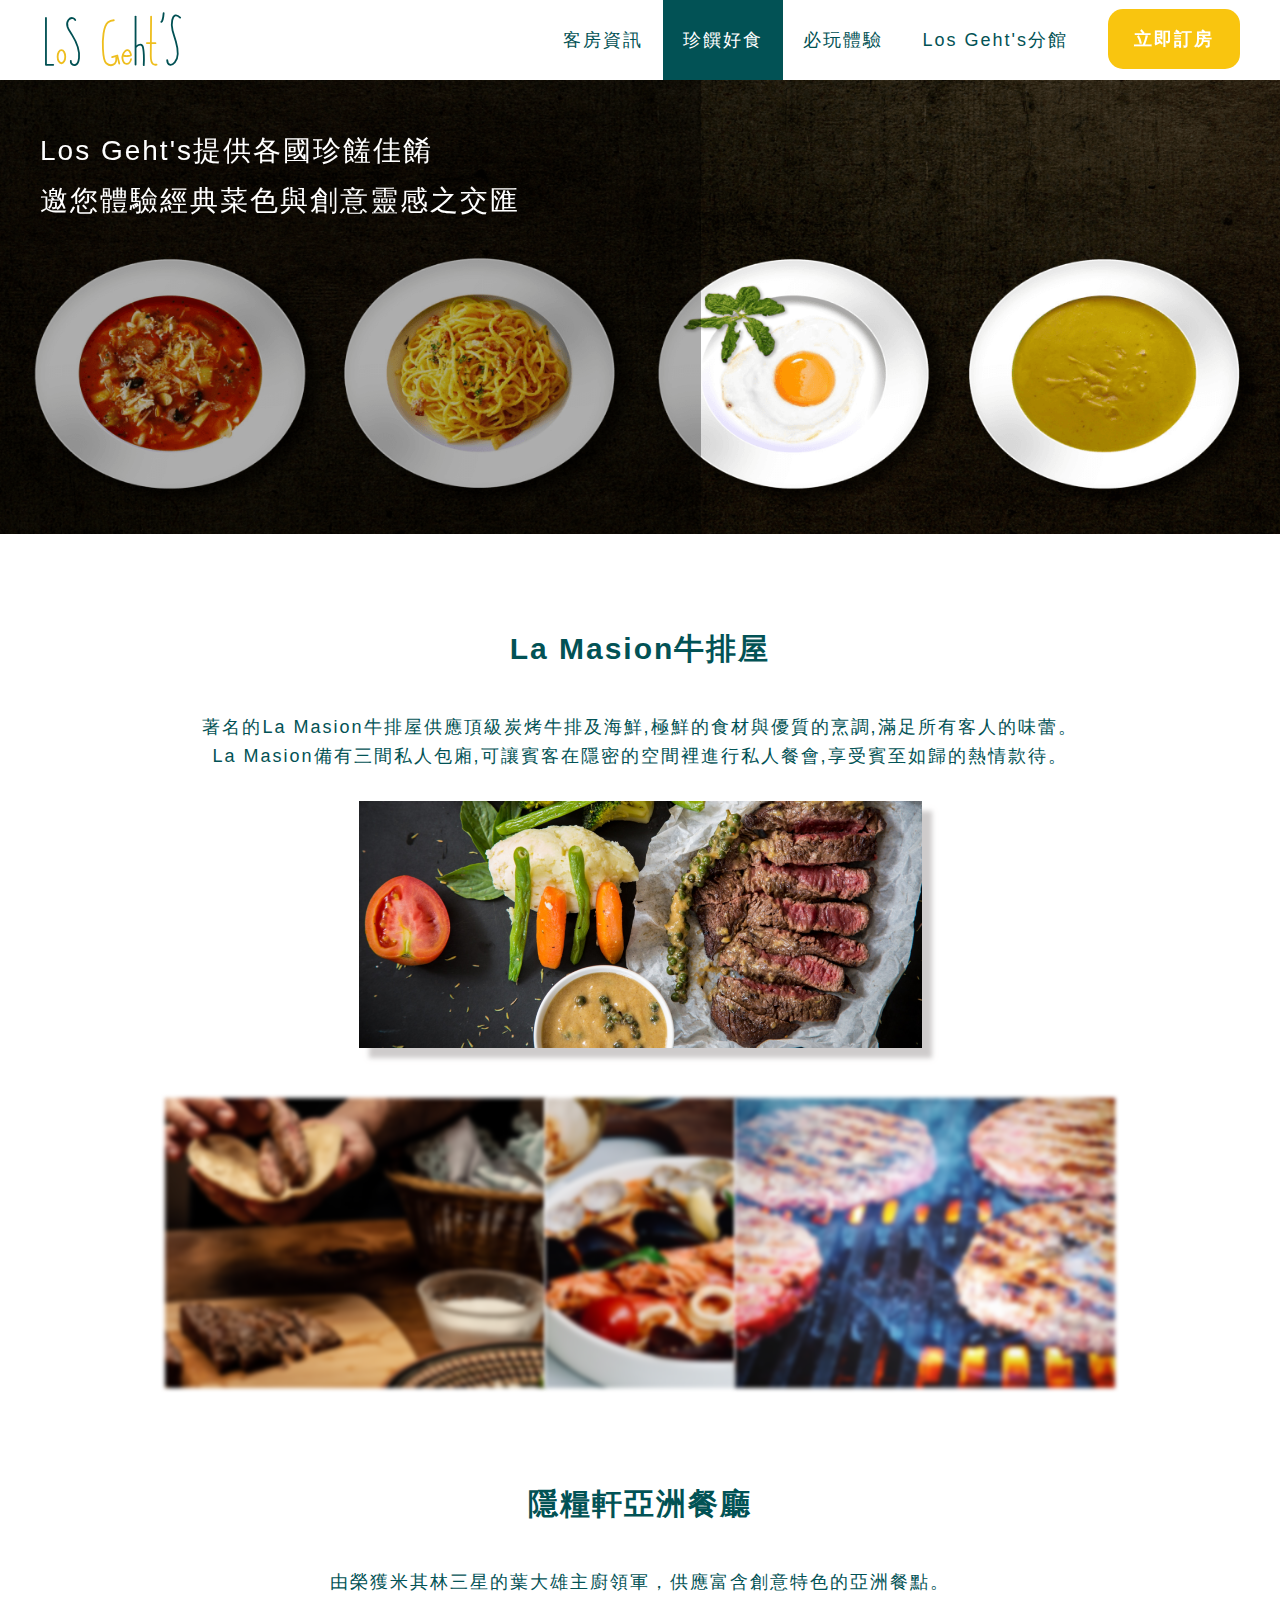
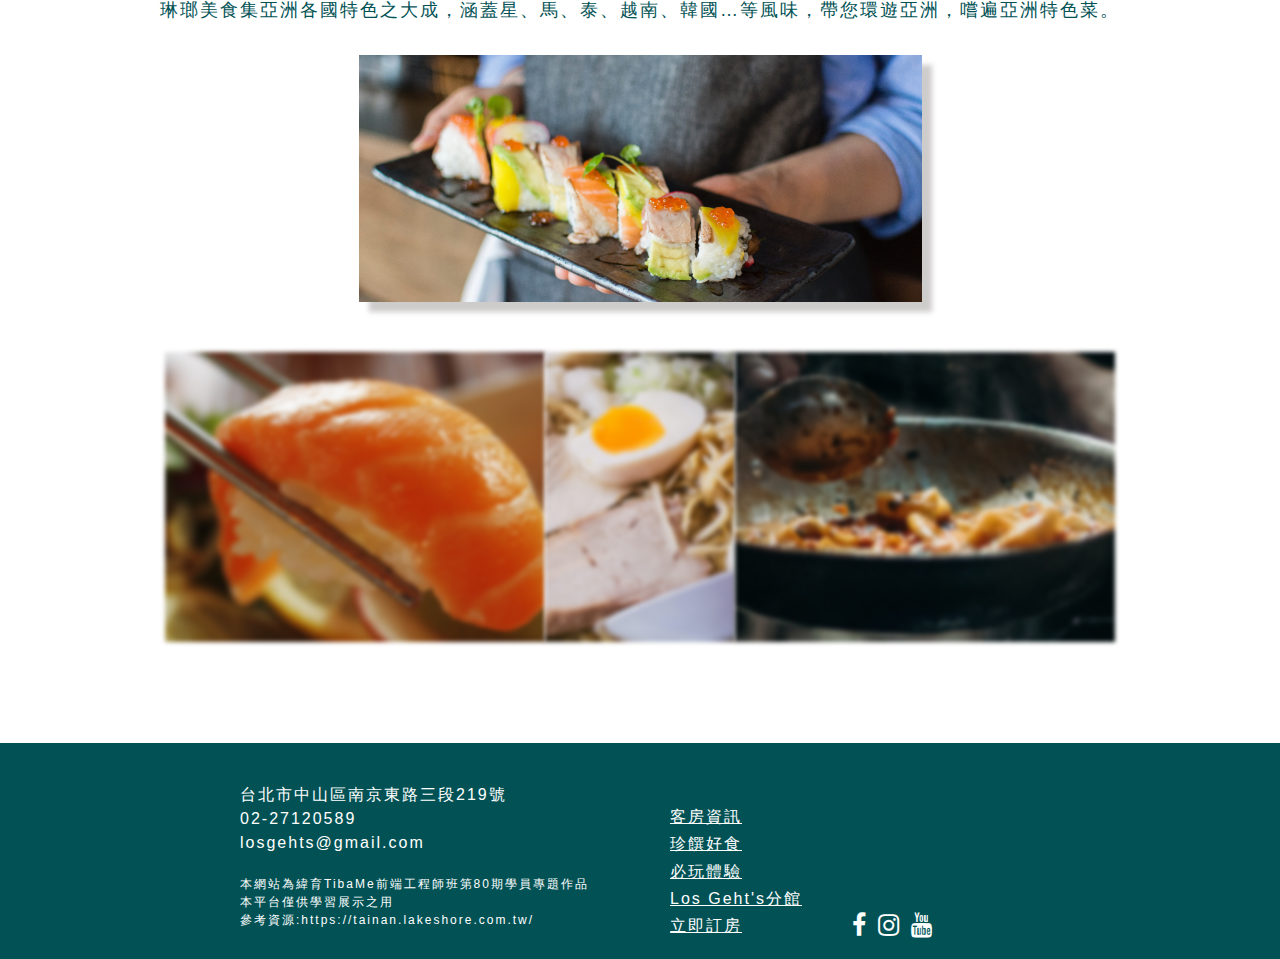
<file: restaurant.html>
<!DOCTYPE html>
<html lang="en">
<head>
    <meta charset="UTF-8">
    <meta http-equiv="X-UA-Compatible" content="IE=edge">
    <meta name="viewport" content="width=device-width, initial-scale=1.0">
    <title>Los Geht's</title>
    <link rel="stylesheet" href="https://stackpath.bootstrapcdn.com/font-awesome/4.7.0/css/font-awesome.min.css"></script>
    <link rel="stylesheet" href="./plugin/splide4.1.3/css/splide.min.css">
    <link rel="stylesheet" href="./css/restaurant_style.css">
    <link rel="shortcut icon" href="logo.ico" type="image/x-icon">
    <link href="./plugin/aos-master/dist/aos.css" rel="stylesheet">
    <link rel="stylesheet" href="./css/backtotop_style.css">
</head>
<body>
    <a id="backToTop"></a>
     <!--nav bar for RWD-->
     <nav class="navbar_rwd">
        <div class="navbar_content_rwd">
        <a href="index.html">
              <img src="./image/logo.svg" alt="">
          </a>
          <i class="fa fa-bars" id="hamburger"></i>
          <div class="booking"><a href="booking.html">立即訂房</a></div>
          
          <ul class="nav_links_rwd unShow">
              <li class="item"><a href="room.html">客房資訊</a></li>
              <li class="item"><a href="restaurant.html">珍饌好食</a></li>
              <li class="item"><a href="play.html">必玩體驗</a></li>
              <li class="item"><a href="map.html">Los Geht's分館</a></li>  
          </ul>
        </div>
      </nav>

      <!--nav bar for PC-->
      <nav class="navbar">
        <div class="navbar_content">
        <a href="index.html">
              <img src="./image/logo.svg" alt="">
          </a>
          <ul class="nav_links">
              <li class="item"><a href="room.html">客房資訊</a></li>
              <li class="item"><a href="restaurant.html">珍饌好食</a></li>
              <li class="item"><a href="play.html">必玩體驗</a></li>
              <li class="item"><a href="map.html">Los Geht's分館</a></li>
              <li class="booking_pc"><a href="booking.html">立即訂房</a></li>
          </ul>
        </div>
      </nav>

     <!-- 大banner -->
    <div class="banner">
        <p data-aos="fade-zoom-in"
        data-aos-duration="1100"
        data-aos-easing="ease-in">Los Geht's提供各國珍饈佳餚<br>邀您體驗經典菜色與創意靈感之交匯</p>
    </div>

    <div class="container">
        <div class="maison">
            <h2>La Masion牛排屋</h2>
            <p>著名的La Masion牛排屋供應頂級炭烤牛排及海鮮,極鮮的食材與優質的烹調,滿足所有客人的味蕾。<br>La Masion備有三間私人包廂,可讓賓客在隱密的空間裡進行私人餐會,享受賓至如歸的熱情款待。</p>
            <img src="./image/steak.png" alt="">
            <ul>
                <li class="item1"></li>
                <li class="item2"></li>
                <li class="item3"></li>
            </ul>
        </div>
        <div class="food_splide_maison">
            <section class="splide" aria-label="Splide Basic HTML Example">
                <div class="splide__track">
                    <ul class="splide__list">
                        <li class="splide__slide"><img src="./image/Rectangle 98.png" alt=""></li>
                        <li class="splide__slide"><img src="./image/Rectangle 99.png" alt=""></li>
                        <li class="splide__slide"><img src="./image/Rectangle 101.png" alt=""></li>
                        <li class="splide__slide"><img src="./image/Rectangle 105.png" alt=""></li>
                    </ul>
                </div>
            </section>
        </div>

        <div class="japan">
            <h2>隱糧軒亞洲餐廳</h2>
            <p>由榮獲米其林三星的葉大雄主廚領軍，供應富含創意特色的亞洲餐點。<br>琳瑯美食集亞洲各國特色之大成，涵蓋星、馬、泰、越南、韓國…等風味，帶您環遊亞洲，嚐遍亞洲特色菜。</p>
            <img src="./image/sushi.png" alt="">
            <ul>
                <li class="item4"></li>
                <li class="item5"></li>
                <li class="item6"></li>
            </ul>
        </div>
 

        <div class="food_splide_japan">
            <section class="splide" id="splide" aria-label="Splide Basic HTML Example">
                <div class="splide__track">
                    <ul class="splide__list">
                        <li class="splide__slide"><img src="./image/Rectangle 100.png" alt=""></li>
                        <li class="splide__slide"><img src="./image/Rectangle 97.png" alt=""></li>
                        <li class="splide__slide"><img src="./image/Rectangle 95.png" alt=""></li>
                        <li class="splide__slide"><img src="./image/Rectangle 106.png" alt=""></li>
                    </ul>
                </div>
            </section>
        </div>
    </div>

   <!--Footer-->
   <footer>
    <div class="footer">
        <div class="footer_container">
            <div class="footer_text">
                <p class="footer_info">台北市中山區南京東路三段219號<br>02-27120589<br>losgehts@gmail.com</p>
                <p class="footer_announce">本網站為緯育TibaMe前端工程師班第80期學員專題作品<br>本平台僅供學習展示之用<br>參考資源:https://tainan.lakeshore.com.tw/</p>
            </div>
            <ul class="bottom_menu">
                <li><a href="room.html">客房資訊</a></li>
                <li><a href="restaurant.html">珍饌好食</a></li>
                <li><a href="play.html">必玩體驗</a></li>
                <li><a href="map.html">Los Geht's分館</a></li>
                <li><a href="booking.html">立即訂房</a></li>
            </ul>
            <ul class="footer_menu">
                <li><a href="#"><i class="fa fa-facebook"></i></a></li>
                <li><a href="#"><i class="fa fa-instagram"></i></a></li>
                <li><a href="#"><i class="fa fa-youtube"></i></a></li>
                <div class="clearfix"></div>
            </ul>
        </div>
    </div>
</footer>

<script src="./js/jquery-3.6.1.min.js"></script>
<script src="./plugin/aos-master/dist/aos.js"></script>
<script src="./plugin/splide4.1.3/js/splide.min.js"></script>

<script>
    var elms = document.getElementsByClassName( 'splide' );
    console.log(elms);
    
    for (var i = 0; i < elms.length; i++ ) {
        var splide = new Splide(elms[i], {
            type  : 'fade',
            rewind: true,
        });
        splide.mount();
    }

    AOS.init();

    $(function(){
        $("#hamburger").on("click", function(){
            $(".nav_links_rwd").toggleClass("show");
            $("body").toggleClass("fixed");
            $(".nav_links_rwd").toggleClass("unShow");
            if ($("#hamburger").hasClass("fa-times")){ // X
                $("#hamburger").removeClass("fa-times").addClass("fa-bars");
            } else { // hamburger
                $("#hamburger").removeClass("fa-bars").addClass("fa-times");
            }
        })
    });

    var backtotopbtn = $('#backToTop');
        
        $(window).scroll(function() {
            if ($(window).scrollTop() > 300) {
                backtotopbtn.addClass('show');
            } else {
                backtotopbtn.removeClass('show');
            }
        });

        backtotopbtn.on('click', function(e) {
            e.preventDefault();
            $('html, body').animate({scrollTop:0}, '300');
        });


</script>
</body>
</html>
</file>
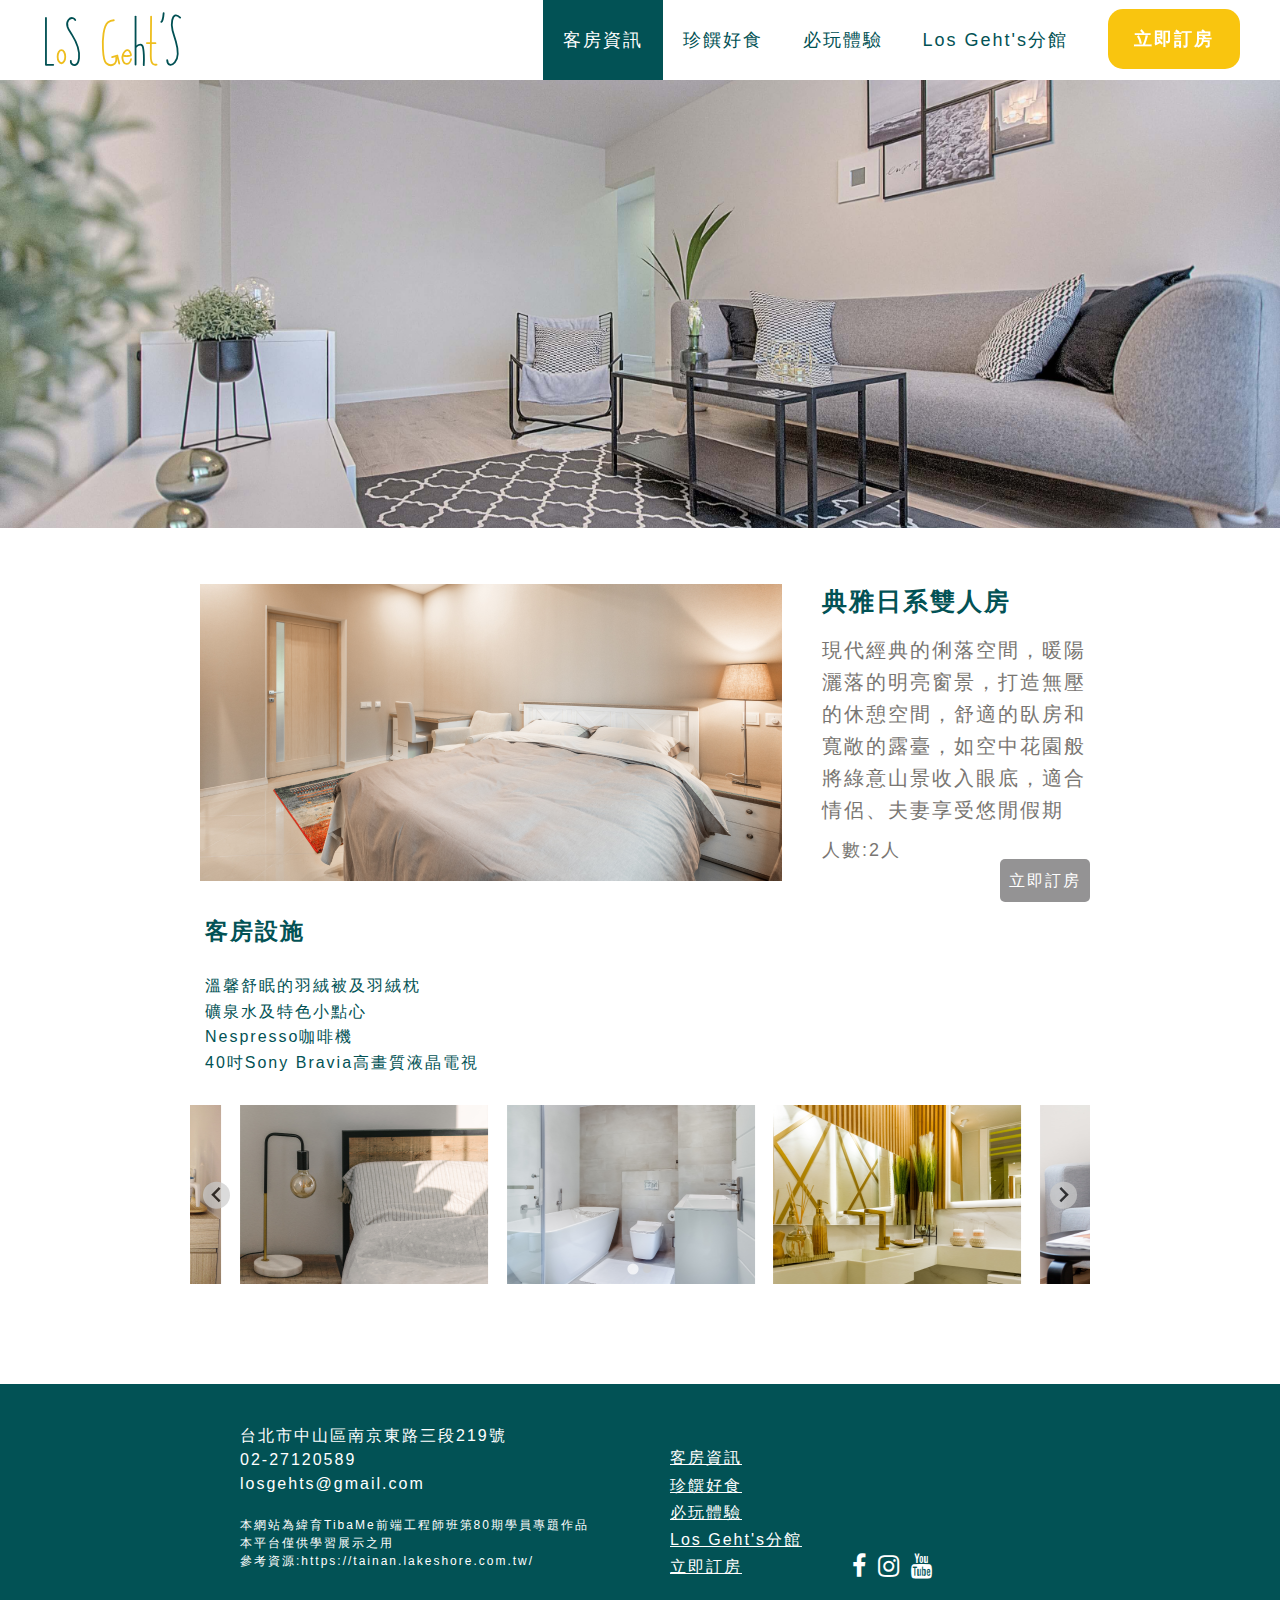
<file: roomDetail.html>
<!DOCTYPE html>
<html lang="en">
<head>
    <meta charset="UTF-8">
    <meta http-equiv="X-UA-Compatible" content="IE=edge">
    <meta name="viewport" content="width=device-width, initial-scale=1.0">
    <title>Los Geht's</title>
    <link rel="stylesheet" href="./css/roomDetail_style.css">
    <link rel="shortcut icon" href="logo.ico" type="image/x-icon">
    <link rel="stylesheet" href="./plugin/splide4.1.3/css/splide.min.css">
    <link rel="stylesheet" href="./css/backtotop_style.css">
    <link rel="stylesheet" href="https://stackpath.bootstrapcdn.com/font-awesome/4.7.0/css/font-awesome.min.css"></script>
</head>

<body>
    <a id="backToTop"></a>
    <!--nav bar for RWD-->
    <nav class="navbar_rwd">
        <div class="navbar_content_rwd">
        <a href="index.html">
              <img src="./image/logo.svg" alt="">
          </a>
          <i class="fa fa-bars" id="hamburger"></i>
          <div class="booking"><a href="booking.html">立即訂房</a></div>
          
          <ul class="nav_links_rwd unShow">
              <li class="item"><a href="room.html">客房資訊</a></li>
              <li class="item"><a href="restaurant.html">珍饌好食</a></li>
              <li class="item"><a href="play.html">必玩體驗</a></li>
              <li class="item"><a href="map.html">Los Geht's分館</a></li>  
          </ul>
        </div>
      </nav>
      
    <!--nav bar for PC-->
    <nav class="navbar">
        <div class="navbar_content">
          <a href="index.html">
              <img src="./image/logo.svg" alt="">
          </a>
          <ul class="nav_links">
              <li class="item"><a href="room.html">客房資訊</a></li>
              <li class="item"><a href="restaurant.html">珍饌好食</a></li>
              <li class="item"><a href="play.html">必玩體驗</a></li>
              <li class="item"><a href="map.html">Los Geht's分館</a></li>
              <li class="booking_pc"><a href="booking.html">立即訂房</a></li>
          </ul>
        </div>
    </nav>

    <!-- 大banner -->
    <div class="banner">
    </div>

    <!--主要照片--> 
    <div class="rooma">
        <img src="./image/roomA1.png" alt="">
        <h3>典雅日系雙人房</h3> 
        <div class="detail_container_rwd">
            <section class="splide" id="splide_mobile" aria-label="Splide Basic HTML Example">
                <div class="splide__track">
                    <ul class="splide__list">
                      <li class="splide__slide"><img src="./image/RectangleRWD9.png" alt=""></li>
                      <li class="splide__slide"><img src="./image/RectangleRWD10.png" alt=""></li>
                      <li class="splide__slide"><img src="./image/RectangleRWD11.png" alt=""></li>
                      <li class="splide__slide"><img src="./image/RectangleRWD107.png" alt=""></li>
                      <li class="splide__slide"><img src="./image/RectangleRWD18.png" alt=""></li>
                      <li class="splide__slide"><img src="./image/RectangleRWD72.png" alt=""></li>
                    </ul>
                </div>
            </section>
        </div>
        <p>現代經典的俐落空間，暖陽灑落的明亮窗景，打造無壓的休憩空間，舒適的臥房和寬敞的露臺，如空中花園般將綠意山景收入眼底，適合情侶、夫妻享受悠閒假期</p>
        <h4>人數:2人</h4>
        <a href="booking.html">立即訂房</a>
    </div> 

    <div class="facility">
        <h3>客房設施</h3>
        <p>溫馨舒眠的羽絨被及羽絨枕<br>礦泉水及特色小點心<br>Nespresso咖啡機<br>40吋Sony Bravia高畫質液晶電視</p>
    </div>
    <div class="bottom">
        <button id="rwd_backButton">返回</button>
        <button id="rwd_bookingButton">立即訂房</button>
    </div>

    <div class="detail_container">
        <section class="splide" id="splide_desktop" aria-label="Splide Basic HTML Example">
            <div class="splide__track">
                <ul class="splide__list">
                  <li class="splide__slide"><img src="./image/Rectangle 9.png" alt=""></li>
                  <li class="splide__slide"><img src="./image/Rectangle 10.png" alt=""></li>
                  <li class="splide__slide"><img src="./image/Rectangle 11.png" alt=""></li>
                  <li class="splide__slide"><img src="./image/Rectangle 17.png" alt=""></li>
                  <li class="splide__slide"><img src="./image/Rectangle 18.png" alt=""></li>
                  <li class="splide__slide"><img src="./image/Rectangle 72.png" alt=""></li>
                </ul>
            </div>
        </section>
    </div>

     <!--Footer-->
     <footer>
        <div class="footer">
            <div class="footer_container">
                <div class="footer_text">
                    <p class="footer_info">台北市中山區南京東路三段219號<br>02-27120589<br>losgehts@gmail.com</p>
                    <p class="footer_announce">本網站為緯育TibaMe前端工程師班第80期學員專題作品<br>本平台僅供學習展示之用<br>參考資源:https://tainan.lakeshore.com.tw/</p>
                </div>
                <ul class="bottom_menu">
                    <li><a href="room.html">客房資訊</a></li>
                    <li><a href="restaurant.html">珍饌好食</a></li>
                    <li><a href="play.html">必玩體驗</a></li>
                    <li><a href="map.html">Los Geht's分館</a></li>
                    <li><a href="booking.html">立即訂房</a></li>
                </ul>
                <ul class="footer_menu">
                    <li><a href="#"><i class="fa fa-facebook"></i></a></li>
                    <li><a href="#"><i class="fa fa-instagram"></i></a></li>
                    <li><a href="#"><i class="fa fa-youtube"></i></a></li>
                    <div class="clearfix"></div>
                </ul>
            </div>
        </div>
    </footer>

  <script src="./plugin/splide4.1.3/js/splide.min.js"></script>
  <script src="./js/jquery-3.6.1.min.js"></script>

  <script>
    var splideMobile = new Splide( '#splide_mobile', {
    type   : 'loop',
    perPage: 1,
    perMove: 1,
    padding: { left: 1, right: 0 },
    speed: 1000,
    // easing: 'cubic-bezier(0,.91,.02,.5)'
    } );

    splideMobile.mount();

  
    var splideDesktop = new Splide( '#splide_desktop', {
    type   : 'loop',
    perPage: 3,
    perMove: 1,
    padding: { left: 50, right: 50 }
    } );

    splideDesktop.mount();
   
    let rwd_bookingButton = document.getElementById("rwd_bookingButton");
    rwd_bookingButton.addEventListener("click", function(){
        window.location.href = "booking.html";
    })

    let rwd_backButton = document.getElementById("rwd_backButton");
    rwd_backButton.addEventListener("click", function(){
        window.location.href = "room.html";
    })

    $(function(){
        $("#hamburger").on("click", function(){
            $(".nav_links_rwd").toggleClass("show");
            $("body").toggleClass("fixed");
            $(".nav_links_rwd").toggleClass("unShow");
            if ($("#hamburger").hasClass("fa-times")){ // X
                $("#hamburger").removeClass("fa-times").addClass("fa-bars");
            } else { // hamburger
                $("#hamburger").removeClass("fa-bars").addClass("fa-times");
            }
        })
    });

     //back to top button
     var backtotopbtn = $('#backToTop');
        
        $(window).scroll(function() {
            if ($(window).scrollTop() > 300) {
                backtotopbtn.addClass('show');
            } else {
                backtotopbtn.removeClass('show');
            }
        });

        backtotopbtn.on('click', function(e) {
            e.preventDefault();
            $('html, body').animate({scrollTop:0}, '300');
        });


  </script>


</body>
</html>
</file>
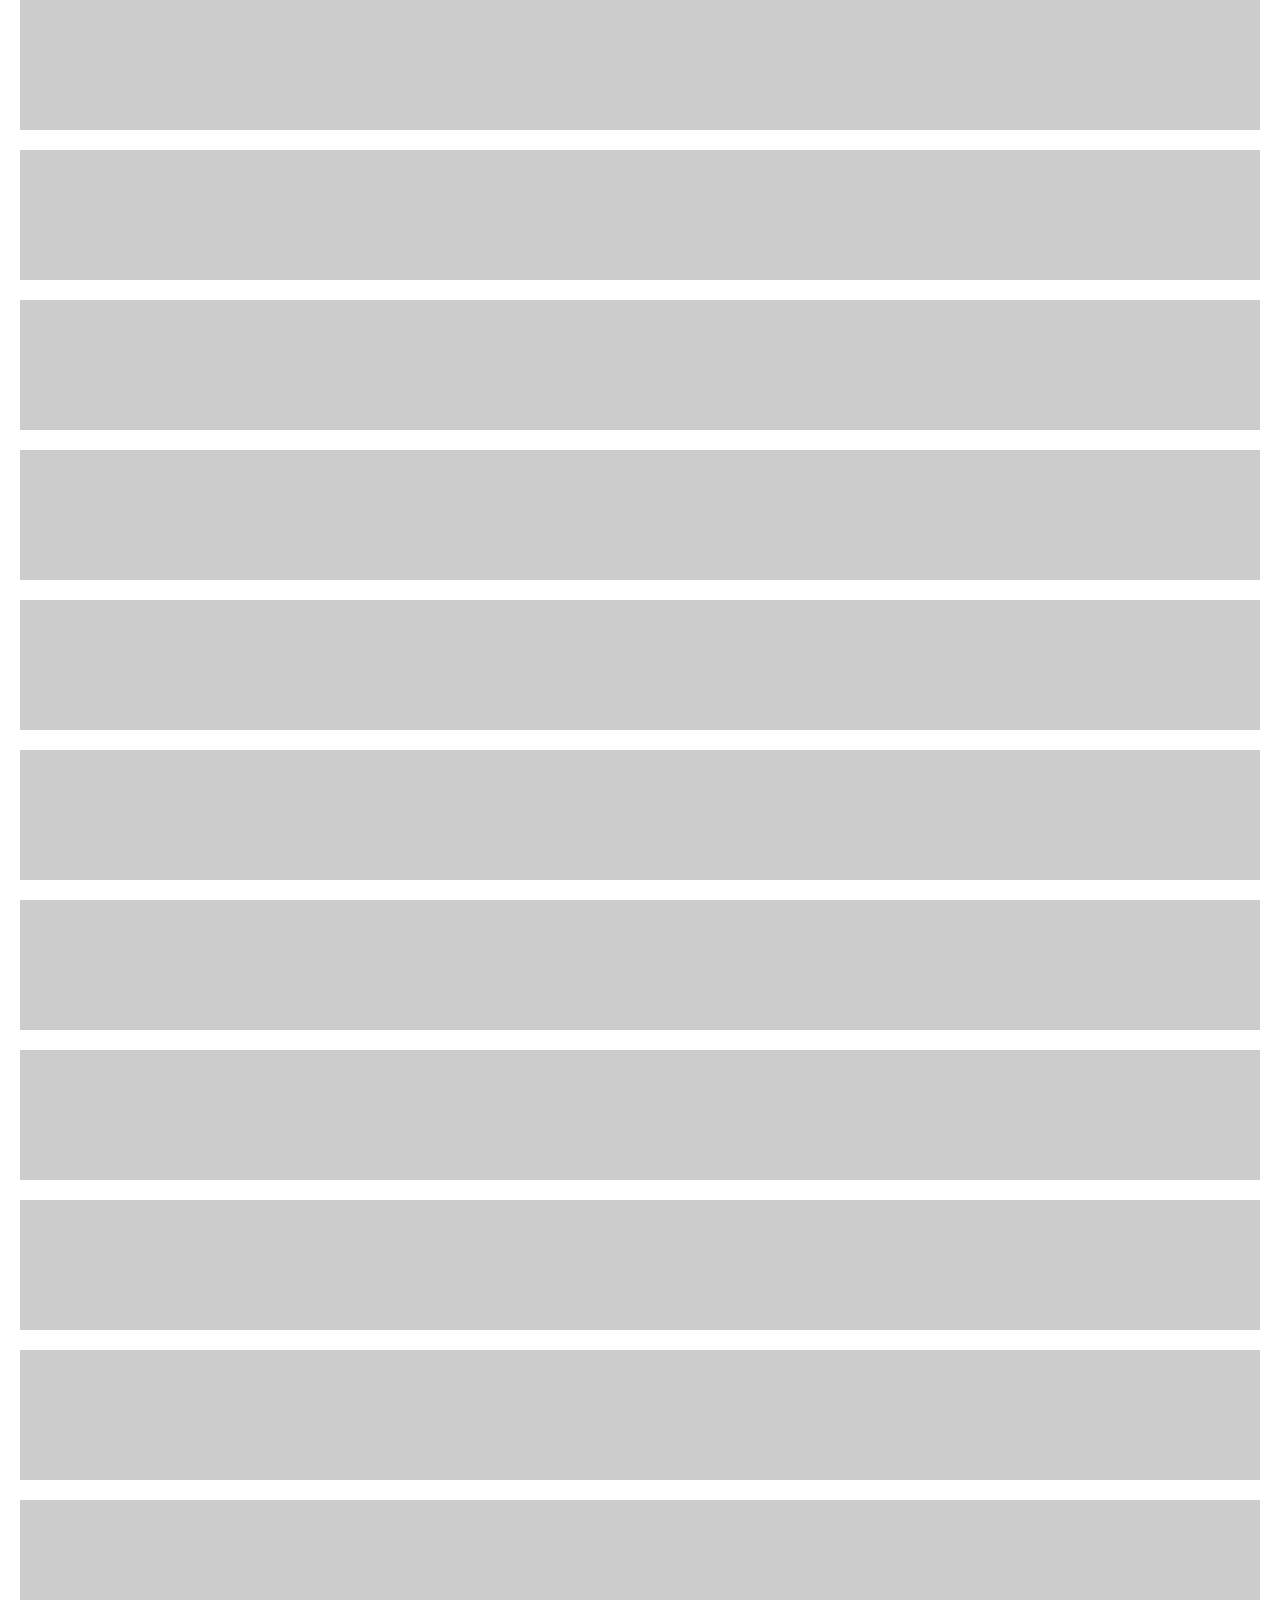
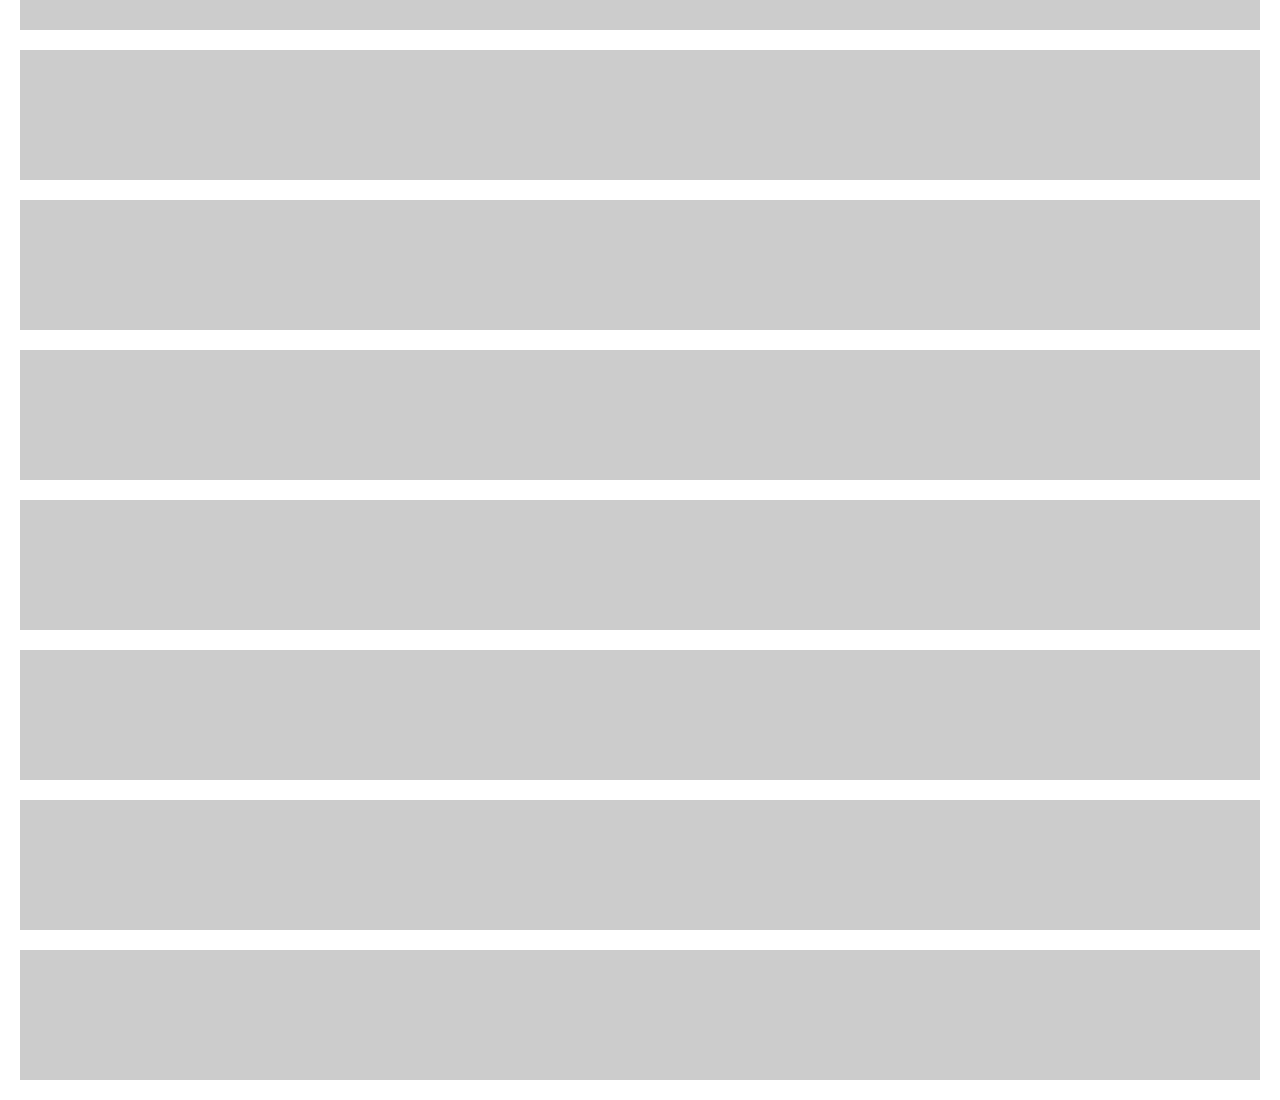
<file: plugin/aos-master/test/fixtures/aos-offset.fixture.html>
<!DOCTYPE html>
<html>
  <head>
    <title></title>
    <style type="text/css">
      * {box-sizing: border-box;}
      body {
        margin: 0; padding: 0 20px; text-align: center;
      }
      .aos-item {
        width: 100%; height: 130px; margin: 0 0 20px 0; background: #ccc;
      }
    </style>
  </head>
  <body class="body">
    <div class="aos-item aos-item--1" data-aos-offset="50" data-aos="fade"></div>
    <div class="aos-item aos-item--2" data-aos-offset="50" data-aos="fade-up"></div>
    <div class="aos-item aos-item--3" data-aos-offset="50" data-aos="fade-down"></div>
    <div class="aos-item aos-item--4" data-aos-offset="50" data-aos="fade-left"></div>
    <div class="aos-item aos-item--5" data-aos-offset="50" data-aos="fade-right"></div>
    <div class="aos-item aos-item--6" data-aos-offset="50" data-aos="flip-up"></div>
    <div class="aos-item aos-item--7" data-aos-offset="50" data-aos="flip-down"></div>
    <div class="aos-item aos-item--8" data-aos-offset="50" data-aos="flip-left"></div>
    <div class="aos-item aos-item--9" data-aos-offset="50" data-aos="flip-right"></div>
    <div class="aos-item aos-item--10" data-aos-offset="50" data-aos="zoom-in"></div>
    <div class="aos-item aos-item--11" data-aos-offset="50" data-aos="zoom-in-up"></div>
    <div class="aos-item aos-item--12" data-aos-offset="50" data-aos="zoom-in-down"></div>
    <div class="aos-item aos-item--13" data-aos-offset="50" data-aos="zoom-in-left"></div>
    <div class="aos-item aos-item--14" data-aos-offset="50" data-aos="zoom-in-right"></div>
    <div class="aos-item aos-item--15" data-aos-offset="50" data-aos="slide-up"></div>
    <div class="aos-item aos-item--16" data-aos-offset="50" data-aos="slide-down"></div>
    <div class="aos-item aos-item--17" data-aos-offset="50" data-aos="slide-left"></div>
    <div class="aos-item aos-item--18" data-aos-offset="50" data-aos="slide-right"></div>
  </body>
</html>
</file>
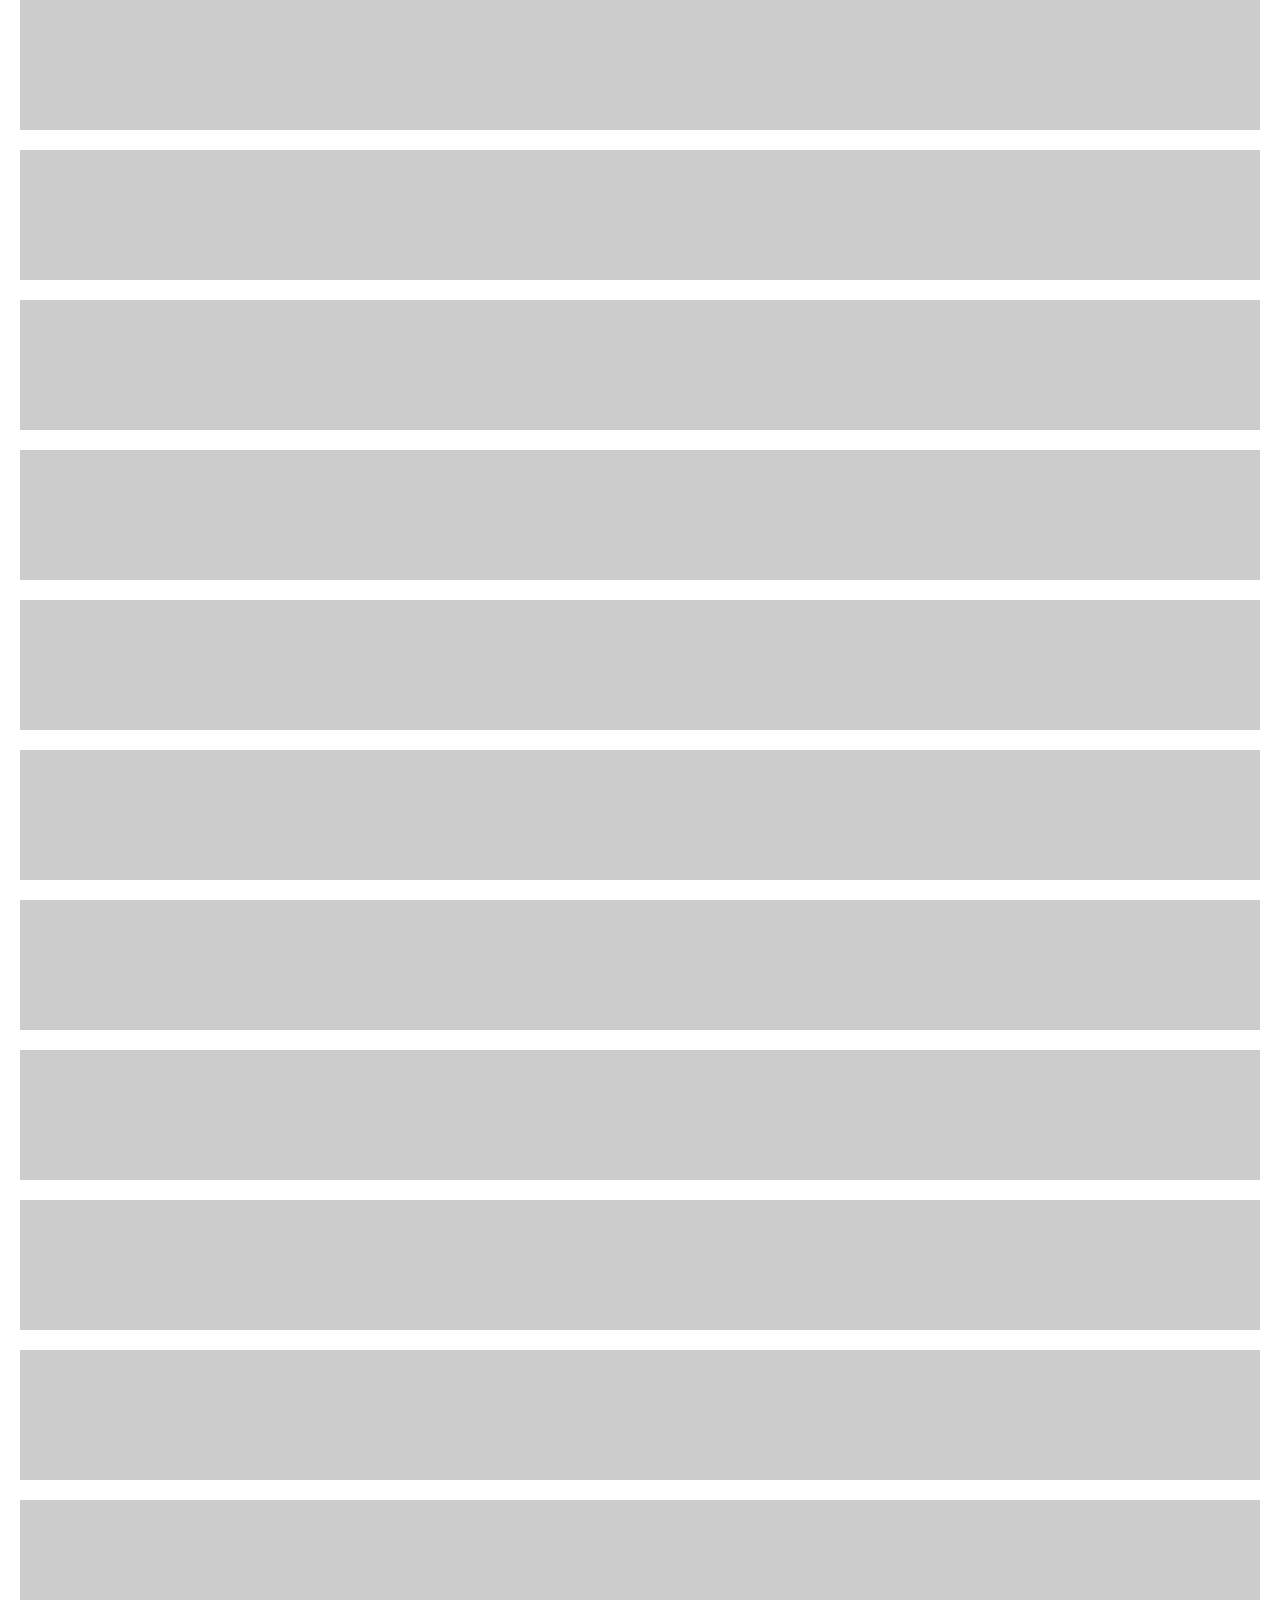
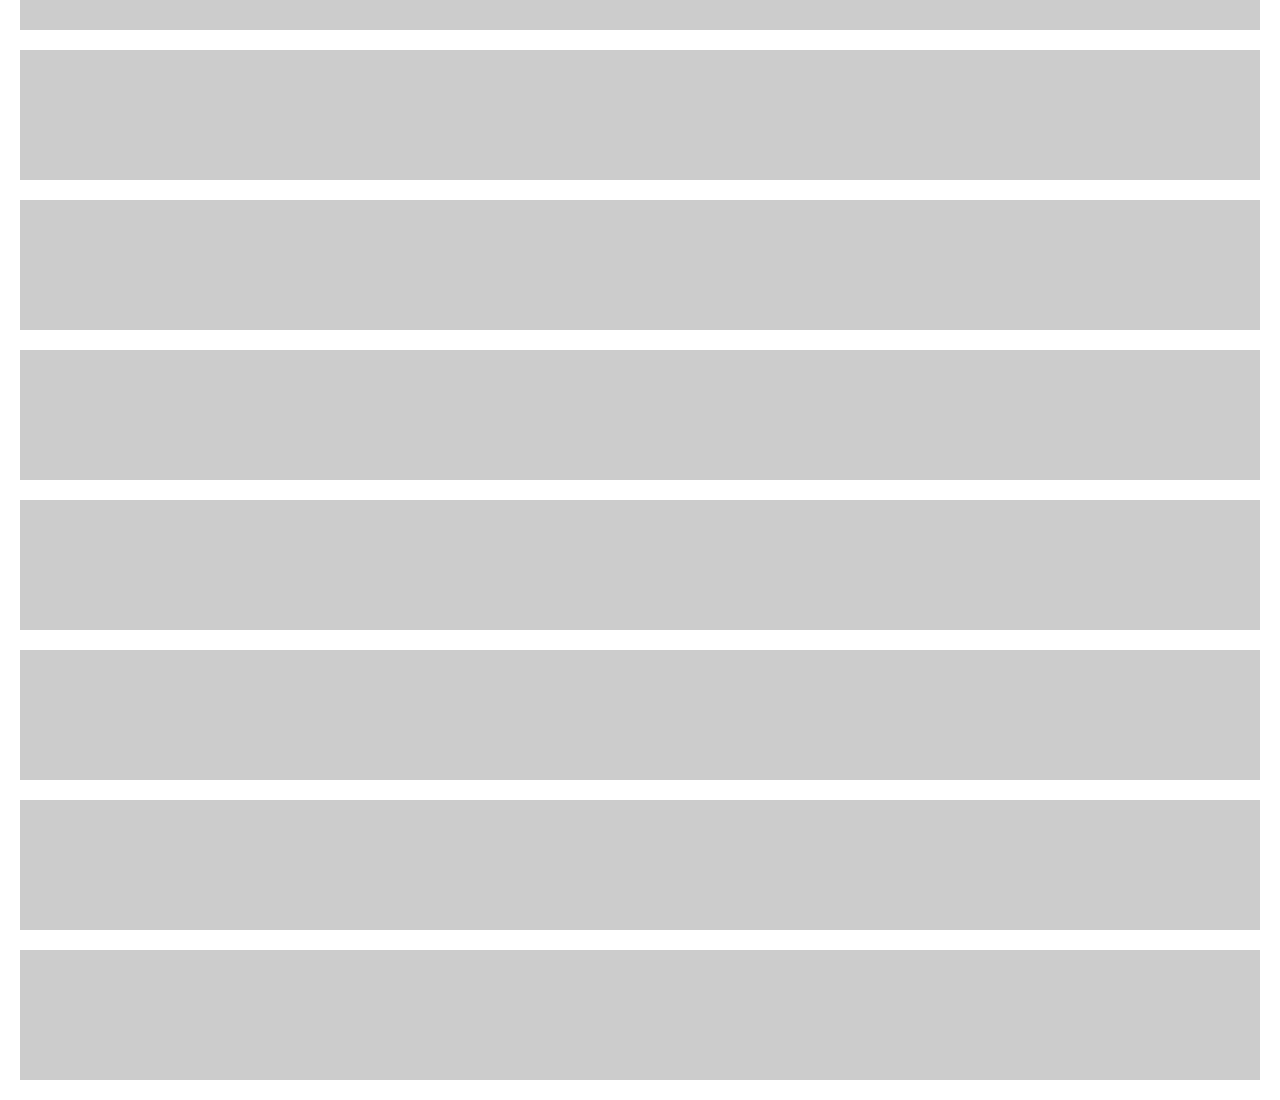
<file: plugin/aos-master/test/fixtures/aos.fixture.html>
<!DOCTYPE html>
<html>
  <head>
    <title></title>
    <style type="text/css">
      * {box-sizing: border-box;}
      body {
        margin: 0; padding: 0 20px; text-align: center;
      }
      .aos-item {
        width: 100%; height: 130px; margin: 0 0 20px 0; background: #ccc;
      }
    </style>
  </head>
  <body class="body">
    <div class="aos-item aos-item--1" data-aos="fade"></div>
    <div class="aos-item aos-item--2" data-aos="fade-up"></div>
    <div class="aos-item aos-item--3" data-aos="fade-down"></div>
    <div class="aos-item aos-item--4" data-aos="fade-left"></div>
    <div class="aos-item aos-item--5" data-aos="fade-right"></div>
    <div class="aos-item aos-item--6" data-aos="flip-up"></div>
    <div class="aos-item aos-item--7" data-aos="flip-down"></div>
    <div class="aos-item aos-item--8" data-aos="flip-left"></div>
    <div class="aos-item aos-item--9" data-aos="flip-right"></div>
    <div class="aos-item aos-item--10" data-aos="zoom-in"></div>
    <div class="aos-item aos-item--11" data-aos="zoom-in-up"></div>
    <div class="aos-item aos-item--12" data-aos="zoom-in-down"></div>
    <div class="aos-item aos-item--13" data-aos="zoom-in-left"></div>
    <div class="aos-item aos-item--14" data-aos="zoom-in-right"></div>
    <div class="aos-item aos-item--15" data-aos="slide-up"></div>
    <div class="aos-item aos-item--16" data-aos="slide-down"></div>
    <div class="aos-item aos-item--17" data-aos="slide-left"></div>
    <div class="aos-item aos-item--18" data-aos="slide-right"></div>
  </body>
</html>
</file>
<file: css/backtotop_style.css>
/*back to top button*/

#backToTop {
  display: inline-block;
  background-color: #F9c50F;
  width: 45px;
  height: 45px;
  text-align: center;
  border-radius: 50%;
  position: fixed;
  bottom: 50px;
  right: 10px;
  transition: background-color .3s, opacity .5s, visibility .5s;
  opacity: 0;
  visibility: hidden;
  z-index: 1000;
}

#backToTop::after {
  content: "\f077";
  font-family: FontAwesome;
  font-weight: normal;
  font-style: normal;
  font-size: 20px;
  line-height: 40px;
  padding-left: 2px;
  color: #fff;
}

#backToTop:hover{
  cursor: pointer;
}

#backToTop.show {
  opacity: 80%;
  visibility: visible;
}
</file>
<file: plugin/sweetAlert/sweetalert2.css>
.swal2-popup.swal2-toast {
  box-sizing: border-box;
  grid-column: 1/4 !important;
  grid-row: 1/4 !important;
  grid-template-columns: min-content auto min-content;
  padding: 1em;
  overflow-y: hidden;
  background: #fff;
  box-shadow: 0 0 1px hsla(0deg, 0%, 0%, 0.075), 0 1px 2px hsla(0deg, 0%, 0%, 0.075), 1px 2px 4px hsla(0deg, 0%, 0%, 0.075), 1px 3px 8px hsla(0deg, 0%, 0%, 0.075), 2px 4px 16px hsla(0deg, 0%, 0%, 0.075);
  pointer-events: all;
}
.swal2-popup.swal2-toast > * {
  grid-column: 2;
}
.swal2-popup.swal2-toast .swal2-title {
  margin: 0.5em 1em;
  padding: 0;
  font-size: 1em;
  text-align: initial;
}
.swal2-popup.swal2-toast .swal2-loading {
  justify-content: center;
}
.swal2-popup.swal2-toast .swal2-input {
  height: 2em;
  margin: 0.5em;
  font-size: 1em;
}
.swal2-popup.swal2-toast .swal2-validation-message {
  font-size: 1em;
}
.swal2-popup.swal2-toast .swal2-footer {
  margin: 0.5em 0 0;
  padding: 0.5em 0 0;
  font-size: 0.8em;
}
.swal2-popup.swal2-toast .swal2-close {
  grid-column: 3/3;
  grid-row: 1/99;
  align-self: center;
  width: 0.8em;
  height: 0.8em;
  margin: 0;
  font-size: 2em;
}
.swal2-popup.swal2-toast .swal2-html-container {
  margin: 0.5em 1em;
  padding: 0;
  overflow: initial;
  font-size: 1em;
  text-align: initial;
}
.swal2-popup.swal2-toast .swal2-html-container:empty {
  padding: 0;
}
.swal2-popup.swal2-toast .swal2-loader {
  grid-column: 1;
  grid-row: 1/99;
  align-self: center;
  width: 2em;
  height: 2em;
  margin: 0.25em;
}
.swal2-popup.swal2-toast .swal2-icon {
  grid-column: 1;
  grid-row: 1/99;
  align-self: center;
  width: 2em;
  min-width: 2em;
  height: 2em;
  margin: 0 0.5em 0 0;
}
.swal2-popup.swal2-toast .swal2-icon .swal2-icon-content {
  display: flex;
  align-items: center;
  font-size: 1.8em;
  font-weight: bold;
}
.swal2-popup.swal2-toast .swal2-icon.swal2-success .swal2-success-ring {
  width: 2em;
  height: 2em;
}
.swal2-popup.swal2-toast .swal2-icon.swal2-error [class^=swal2-x-mark-line] {
  top: 0.875em;
  width: 1.375em;
}
.swal2-popup.swal2-toast .swal2-icon.swal2-error [class^=swal2-x-mark-line][class$=left] {
  left: 0.3125em;
}
.swal2-popup.swal2-toast .swal2-icon.swal2-error [class^=swal2-x-mark-line][class$=right] {
  right: 0.3125em;
}
.swal2-popup.swal2-toast .swal2-actions {
  justify-content: flex-start;
  height: auto;
  margin: 0;
  margin-top: 0.5em;
  padding: 0 0.5em;
}
.swal2-popup.swal2-toast .swal2-styled {
  margin: 0.25em 0.5em;
  padding: 0.4em 0.6em;
  font-size: 1em;
}
.swal2-popup.swal2-toast .swal2-success {
  border-color: #a5dc86;
}
.swal2-popup.swal2-toast .swal2-success [class^=swal2-success-circular-line] {
  position: absolute;
  width: 1.6em;
  height: 3em;
  transform: rotate(45deg);
  border-radius: 50%;
}
.swal2-popup.swal2-toast .swal2-success [class^=swal2-success-circular-line][class$=left] {
  top: -0.8em;
  left: -0.5em;
  transform: rotate(-45deg);
  transform-origin: 2em 2em;
  border-radius: 4em 0 0 4em;
}
.swal2-popup.swal2-toast .swal2-success [class^=swal2-success-circular-line][class$=right] {
  top: -0.25em;
  left: 0.9375em;
  transform-origin: 0 1.5em;
  border-radius: 0 4em 4em 0;
}
.swal2-popup.swal2-toast .swal2-success .swal2-success-ring {
  width: 2em;
  height: 2em;
}
.swal2-popup.swal2-toast .swal2-success .swal2-success-fix {
  top: 0;
  left: 0.4375em;
  width: 0.4375em;
  height: 2.6875em;
}
.swal2-popup.swal2-toast .swal2-success [class^=swal2-success-line] {
  height: 0.3125em;
}
.swal2-popup.swal2-toast .swal2-success [class^=swal2-success-line][class$=tip] {
  top: 1.125em;
  left: 0.1875em;
  width: 0.75em;
}
.swal2-popup.swal2-toast .swal2-success [class^=swal2-success-line][class$=long] {
  top: 0.9375em;
  right: 0.1875em;
  width: 1.375em;
}
.swal2-popup.swal2-toast .swal2-success.swal2-icon-show .swal2-success-line-tip {
  animation: swal2-toast-animate-success-line-tip 0.75s;
}
.swal2-popup.swal2-toast .swal2-success.swal2-icon-show .swal2-success-line-long {
  animation: swal2-toast-animate-success-line-long 0.75s;
}
.swal2-popup.swal2-toast.swal2-show {
  animation: swal2-toast-show 0.5s;
}
.swal2-popup.swal2-toast.swal2-hide {
  animation: swal2-toast-hide 0.1s forwards;
}

.swal2-container {
  display: grid;
  position: fixed;
  z-index: 1060;
  top: 0;
  right: 0;
  bottom: 0;
  left: 0;
  box-sizing: border-box;
  grid-template-areas: "top-start     top            top-end" "center-start  center         center-end" "bottom-start  bottom-center  bottom-end";
  grid-template-rows: minmax(min-content, auto) minmax(min-content, auto) minmax(min-content, auto);
  height: 100%;
  padding: 0.625em;
  overflow-x: hidden;
  transition: background-color 0.1s;
  -webkit-overflow-scrolling: touch;
}
.swal2-container.swal2-backdrop-show, .swal2-container.swal2-noanimation {
  background: rgba(0, 0, 0, 0.4);
}
.swal2-container.swal2-backdrop-hide {
  background: transparent !important;
}
.swal2-container.swal2-top-start, .swal2-container.swal2-center-start, .swal2-container.swal2-bottom-start {
  grid-template-columns: minmax(0, 1fr) auto auto;
}
.swal2-container.swal2-top, .swal2-container.swal2-center, .swal2-container.swal2-bottom {
  grid-template-columns: auto minmax(0, 1fr) auto;
}
.swal2-container.swal2-top-end, .swal2-container.swal2-center-end, .swal2-container.swal2-bottom-end {
  grid-template-columns: auto auto minmax(0, 1fr);
}
.swal2-container.swal2-top-start > .swal2-popup {
  align-self: start;
}
.swal2-container.swal2-top > .swal2-popup {
  grid-column: 2;
  align-self: start;
  justify-self: center;
}
.swal2-container.swal2-top-end > .swal2-popup, .swal2-container.swal2-top-right > .swal2-popup {
  grid-column: 3;
  align-self: start;
  justify-self: end;
}
.swal2-container.swal2-center-start > .swal2-popup, .swal2-container.swal2-center-left > .swal2-popup {
  grid-row: 2;
  align-self: center;
}
.swal2-container.swal2-center > .swal2-popup {
  grid-column: 2;
  grid-row: 2;
  align-self: center;
  justify-self: center;
}
.swal2-container.swal2-center-end > .swal2-popup, .swal2-container.swal2-center-right > .swal2-popup {
  grid-column: 3;
  grid-row: 2;
  align-self: center;
  justify-self: end;
}
.swal2-container.swal2-bottom-start > .swal2-popup, .swal2-container.swal2-bottom-left > .swal2-popup {
  grid-column: 1;
  grid-row: 3;
  align-self: end;
}
.swal2-container.swal2-bottom > .swal2-popup {
  grid-column: 2;
  grid-row: 3;
  justify-self: center;
  align-self: end;
}
.swal2-container.swal2-bottom-end > .swal2-popup, .swal2-container.swal2-bottom-right > .swal2-popup {
  grid-column: 3;
  grid-row: 3;
  align-self: end;
  justify-self: end;
}
.swal2-container.swal2-grow-row > .swal2-popup, .swal2-container.swal2-grow-fullscreen > .swal2-popup {
  grid-column: 1/4;
  width: 100%;
}
.swal2-container.swal2-grow-column > .swal2-popup, .swal2-container.swal2-grow-fullscreen > .swal2-popup {
  grid-row: 1/4;
  align-self: stretch;
}
.swal2-container.swal2-no-transition {
  transition: none !important;
}

.swal2-popup {
  display: none;
  position: relative;
  box-sizing: border-box;
  grid-template-columns: minmax(0, 100%);
  width: 32em;
  max-width: 100%;
  padding: 0 0 1.25em;
  border: none;
  border-radius: 5px;
  background: #fff;
  color: #545454;
  font-family: inherit;
  font-size: 1rem;
}
.swal2-popup:focus {
  outline: none;
}
.swal2-popup.swal2-loading {
  overflow-y: hidden;
}

.swal2-title {
  position: relative;
  max-width: 100%;
  margin: 0;
  padding: 0.8em 1em 0;
  color: inherit;
  font-size: 1.875em;
  font-weight: 600;
  text-align: center;
  text-transform: none;
  word-wrap: break-word;
}

.swal2-actions {
  display: flex;
  z-index: 1;
  box-sizing: border-box;
  flex-wrap: wrap;
  align-items: center;
  justify-content: center;
  width: auto;
  margin: 1.25em auto 0;
  padding: 0;
}
.swal2-actions:not(.swal2-loading) .swal2-styled[disabled] {
  opacity: 0.4;
}
.swal2-actions:not(.swal2-loading) .swal2-styled:hover {
  background-image: linear-gradient(rgba(0, 0, 0, 0.1), rgba(0, 0, 0, 0.1));
}
.swal2-actions:not(.swal2-loading) .swal2-styled:active {
  background-image: linear-gradient(rgba(0, 0, 0, 0.2), rgba(0, 0, 0, 0.2));
}

.swal2-loader {
  display: none;
  align-items: center;
  justify-content: center;
  width: 2.2em;
  height: 2.2em;
  margin: 0 1.875em;
  animation: swal2-rotate-loading 1.5s linear 0s infinite normal;
  border-width: 0.25em;
  border-style: solid;
  border-radius: 100%;
  border-color: #2778c4 transparent #2778c4 transparent;
}

.swal2-styled {
  margin: 0.3125em;
  padding: 0.625em 1.1em;
  transition: box-shadow 0.1s;
  box-shadow: 0 0 0 3px transparent;
  font-weight: 500;
}
.swal2-styled:not([disabled]) {
  cursor: pointer;
}
.swal2-styled.swal2-confirm {
  border: 0;
  border-radius: 0.25em;
  background: initial;
  background-color: #7066e0;
  color: #fff;
  font-size: 1em;
}
.swal2-styled.swal2-confirm:focus {
  box-shadow: 0 0 0 3px rgba(112, 102, 224, 0.5);
}
.swal2-styled.swal2-deny {
  border: 0;
  border-radius: 0.25em;
  background: initial;
  background-color: #dc3741;
  color: #fff;
  font-size: 1em;
}
.swal2-styled.swal2-deny:focus {
  box-shadow: 0 0 0 3px rgba(220, 55, 65, 0.5);
}
.swal2-styled.swal2-cancel {
  border: 0;
  border-radius: 0.25em;
  background: initial;
  background-color: #6e7881;
  color: #fff;
  font-size: 1em;
}
.swal2-styled.swal2-cancel:focus {
  box-shadow: 0 0 0 3px rgba(110, 120, 129, 0.5);
}
.swal2-styled.swal2-default-outline:focus {
  box-shadow: 0 0 0 3px rgba(100, 150, 200, 0.5);
}
.swal2-styled:focus {
  outline: none;
}
.swal2-styled::-moz-focus-inner {
  border: 0;
}

.swal2-footer {
  justify-content: center;
  margin: 1em 0 0;
  padding: 1em 1em 0;
  border-top: 1px solid #eee;
  color: inherit;
  font-size: 1em;
}

.swal2-timer-progress-bar-container {
  position: absolute;
  right: 0;
  bottom: 0;
  left: 0;
  grid-column: auto !important;
  overflow: hidden;
  border-bottom-right-radius: 5px;
  border-bottom-left-radius: 5px;
}

.swal2-timer-progress-bar {
  width: 100%;
  height: 0.25em;
  background: rgba(0, 0, 0, 0.2);
}

.swal2-image {
  max-width: 100%;
  margin: 2em auto 1em;
}

.swal2-close {
  z-index: 2;
  align-items: center;
  justify-content: center;
  width: 1.2em;
  height: 1.2em;
  margin-top: 0;
  margin-right: 0;
  margin-bottom: -1.2em;
  padding: 0;
  overflow: hidden;
  transition: color 0.1s, box-shadow 0.1s;
  border: none;
  border-radius: 5px;
  background: transparent;
  color: #ccc;
  font-family: serif;
  font-family: monospace;
  font-size: 2.5em;
  cursor: pointer;
  justify-self: end;
}
.swal2-close:hover {
  transform: none;
  background: transparent;
  color: #f27474;
}
.swal2-close:focus {
  outline: none;
  box-shadow: inset 0 0 0 3px rgba(100, 150, 200, 0.5);
}
.swal2-close::-moz-focus-inner {
  border: 0;
}

.swal2-html-container {
  z-index: 1;
  justify-content: center;
  margin: 1em 1.6em 0.3em;
  padding: 0;
  overflow: auto;
  color: inherit;
  font-size: 1.125em;
  font-weight: normal;
  line-height: normal;
  text-align: center;
  word-wrap: break-word;
  word-break: break-word;
}

.swal2-input,
.swal2-file,
.swal2-textarea,
.swal2-select,
.swal2-radio,
.swal2-checkbox {
  margin: 1em 2em 3px;
}

.swal2-input,
.swal2-file,
.swal2-textarea {
  box-sizing: border-box;
  width: auto;
  transition: border-color 0.1s, box-shadow 0.1s;
  border: 1px solid #d9d9d9;
  border-radius: 0.1875em;
  background: transparent;
  box-shadow: inset 0 1px 1px rgba(0, 0, 0, 0.06), 0 0 0 3px transparent;
  color: inherit;
  font-size: 1.125em;
}
.swal2-input.swal2-inputerror,
.swal2-file.swal2-inputerror,
.swal2-textarea.swal2-inputerror {
  border-color: #f27474 !important;
  box-shadow: 0 0 2px #f27474 !important;
}
.swal2-input:focus,
.swal2-file:focus,
.swal2-textarea:focus {
  border: 1px solid #b4dbed;
  outline: none;
  box-shadow: inset 0 1px 1px rgba(0, 0, 0, 0.06), 0 0 0 3px rgba(100, 150, 200, 0.5);
}
.swal2-input::placeholder,
.swal2-file::placeholder,
.swal2-textarea::placeholder {
  color: #ccc;
}

.swal2-range {
  margin: 1em 2em 3px;
  background: #fff;
}
.swal2-range input {
  width: 80%;
}
.swal2-range output {
  width: 20%;
  color: inherit;
  font-weight: 600;
  text-align: center;
}
.swal2-range input,
.swal2-range output {
  height: 2.625em;
  padding: 0;
  font-size: 1.125em;
  line-height: 2.625em;
}

.swal2-input {
  height: 2.625em;
  padding: 0 0.75em;
}

.swal2-file {
  width: 75%;
  margin-right: auto;
  margin-left: auto;
  background: transparent;
  font-size: 1.125em;
}

.swal2-textarea {
  height: 6.75em;
  padding: 0.75em;
}

.swal2-select {
  min-width: 50%;
  max-width: 100%;
  padding: 0.375em 0.625em;
  background: transparent;
  color: inherit;
  font-size: 1.125em;
}

.swal2-radio,
.swal2-checkbox {
  align-items: center;
  justify-content: center;
  background: #fff;
  color: inherit;
}
.swal2-radio label,
.swal2-checkbox label {
  margin: 0 0.6em;
  font-size: 1.125em;
}
.swal2-radio input,
.swal2-checkbox input {
  flex-shrink: 0;
  margin: 0 0.4em;
}

.swal2-input-label {
  display: flex;
  justify-content: center;
  margin: 1em auto 0;
}

.swal2-validation-message {
  align-items: center;
  justify-content: center;
  margin: 1em 0 0;
  padding: 0.625em;
  overflow: hidden;
  background: #f0f0f0;
  color: #666666;
  font-size: 1em;
  font-weight: 300;
}
.swal2-validation-message::before {
  content: "!";
  display: inline-block;
  width: 1.5em;
  min-width: 1.5em;
  height: 1.5em;
  margin: 0 0.625em;
  border-radius: 50%;
  background-color: #f27474;
  color: #fff;
  font-weight: 600;
  line-height: 1.5em;
  text-align: center;
}

.swal2-icon {
  position: relative;
  box-sizing: content-box;
  justify-content: center;
  width: 5em;
  height: 5em;
  margin: 2.5em auto 0.6em;
  border: 0.25em solid transparent;
  border-radius: 50%;
  border-color: #000;
  font-family: inherit;
  line-height: 5em;
  cursor: default;
  user-select: none;
}
.swal2-icon .swal2-icon-content {
  display: flex;
  align-items: center;
  font-size: 3.75em;
}
.swal2-icon.swal2-error {
  border-color: #f27474;
  color: #f27474;
}
.swal2-icon.swal2-error .swal2-x-mark {
  position: relative;
  flex-grow: 1;
}
.swal2-icon.swal2-error [class^=swal2-x-mark-line] {
  display: block;
  position: absolute;
  top: 2.3125em;
  width: 2.9375em;
  height: 0.3125em;
  border-radius: 0.125em;
  background-color: #f27474;
}
.swal2-icon.swal2-error [class^=swal2-x-mark-line][class$=left] {
  left: 1.0625em;
  transform: rotate(45deg);
}
.swal2-icon.swal2-error [class^=swal2-x-mark-line][class$=right] {
  right: 1em;
  transform: rotate(-45deg);
}
.swal2-icon.swal2-error.swal2-icon-show {
  animation: swal2-animate-error-icon 0.5s;
}
.swal2-icon.swal2-error.swal2-icon-show .swal2-x-mark {
  animation: swal2-animate-error-x-mark 0.5s;
}
.swal2-icon.swal2-warning {
  border-color: #facea8;
  color: #f8bb86;
}
.swal2-icon.swal2-warning.swal2-icon-show {
  animation: swal2-animate-error-icon 0.5s;
}
.swal2-icon.swal2-warning.swal2-icon-show .swal2-icon-content {
  animation: swal2-animate-i-mark 0.5s;
}
.swal2-icon.swal2-info {
  border-color: #9de0f6;
  color: #3fc3ee;
}
.swal2-icon.swal2-info.swal2-icon-show {
  animation: swal2-animate-error-icon 0.5s;
}
.swal2-icon.swal2-info.swal2-icon-show .swal2-icon-content {
  animation: swal2-animate-i-mark 0.8s;
}
.swal2-icon.swal2-question {
  border-color: #c9dae1;
  color: #87adbd;
}
.swal2-icon.swal2-question.swal2-icon-show {
  animation: swal2-animate-error-icon 0.5s;
}
.swal2-icon.swal2-question.swal2-icon-show .swal2-icon-content {
  animation: swal2-animate-question-mark 0.8s;
}
.swal2-icon.swal2-success {
  border-color: #a5dc86;
  color: #a5dc86;
}
.swal2-icon.swal2-success [class^=swal2-success-circular-line] {
  position: absolute;
  width: 3.75em;
  height: 7.5em;
  transform: rotate(45deg);
  border-radius: 50%;
}
.swal2-icon.swal2-success [class^=swal2-success-circular-line][class$=left] {
  top: -0.4375em;
  left: -2.0635em;
  transform: rotate(-45deg);
  transform-origin: 3.75em 3.75em;
  border-radius: 7.5em 0 0 7.5em;
}
.swal2-icon.swal2-success [class^=swal2-success-circular-line][class$=right] {
  top: -0.6875em;
  left: 1.875em;
  transform: rotate(-45deg);
  transform-origin: 0 3.75em;
  border-radius: 0 7.5em 7.5em 0;
}
.swal2-icon.swal2-success .swal2-success-ring {
  position: absolute;
  z-index: 2;
  top: -0.25em;
  left: -0.25em;
  box-sizing: content-box;
  width: 100%;
  height: 100%;
  border: 0.25em solid rgba(165, 220, 134, 0.3);
  border-radius: 50%;
}
.swal2-icon.swal2-success .swal2-success-fix {
  position: absolute;
  z-index: 1;
  top: 0.5em;
  left: 1.625em;
  width: 0.4375em;
  height: 5.625em;
  transform: rotate(-45deg);
}
.swal2-icon.swal2-success [class^=swal2-success-line] {
  display: block;
  position: absolute;
  z-index: 2;
  height: 0.3125em;
  border-radius: 0.125em;
  background-color: #a5dc86;
}
.swal2-icon.swal2-success [class^=swal2-success-line][class$=tip] {
  top: 2.875em;
  left: 0.8125em;
  width: 1.5625em;
  transform: rotate(45deg);
}
.swal2-icon.swal2-success [class^=swal2-success-line][class$=long] {
  top: 2.375em;
  right: 0.5em;
  width: 2.9375em;
  transform: rotate(-45deg);
}
.swal2-icon.swal2-success.swal2-icon-show .swal2-success-line-tip {
  animation: swal2-animate-success-line-tip 0.75s;
}
.swal2-icon.swal2-success.swal2-icon-show .swal2-success-line-long {
  animation: swal2-animate-success-line-long 0.75s;
}
.swal2-icon.swal2-success.swal2-icon-show .swal2-success-circular-line-right {
  animation: swal2-rotate-success-circular-line 4.25s ease-in;
}

.swal2-progress-steps {
  flex-wrap: wrap;
  align-items: center;
  max-width: 100%;
  margin: 1.25em auto;
  padding: 0;
  background: transparent;
  font-weight: 600;
}
.swal2-progress-steps li {
  display: inline-block;
  position: relative;
}
.swal2-progress-steps .swal2-progress-step {
  z-index: 20;
  flex-shrink: 0;
  width: 2em;
  height: 2em;
  border-radius: 2em;
  background: #2778c4;
  color: #fff;
  line-height: 2em;
  text-align: center;
}
.swal2-progress-steps .swal2-progress-step.swal2-active-progress-step {
  background: #2778c4;
}
.swal2-progress-steps .swal2-progress-step.swal2-active-progress-step ~ .swal2-progress-step {
  background: #add8e6;
  color: #fff;
}
.swal2-progress-steps .swal2-progress-step.swal2-active-progress-step ~ .swal2-progress-step-line {
  background: #add8e6;
}
.swal2-progress-steps .swal2-progress-step-line {
  z-index: 10;
  flex-shrink: 0;
  width: 2.5em;
  height: 0.4em;
  margin: 0 -1px;
  background: #2778c4;
}

[class^=swal2] {
  -webkit-tap-highlight-color: transparent;
}

.swal2-show {
  animation: swal2-show 0.3s;
}

.swal2-hide {
  animation: swal2-hide 0.15s forwards;
}

.swal2-noanimation {
  transition: none;
}

.swal2-scrollbar-measure {
  position: absolute;
  top: -9999px;
  width: 50px;
  height: 50px;
  overflow: scroll;
}

.swal2-rtl .swal2-close {
  margin-right: initial;
  margin-left: 0;
}
.swal2-rtl .swal2-timer-progress-bar {
  right: 0;
  left: auto;
}

@keyframes swal2-toast-show {
  0% {
    transform: translateY(-0.625em) rotateZ(2deg);
  }
  33% {
    transform: translateY(0) rotateZ(-2deg);
  }
  66% {
    transform: translateY(0.3125em) rotateZ(2deg);
  }
  100% {
    transform: translateY(0) rotateZ(0deg);
  }
}
@keyframes swal2-toast-hide {
  100% {
    transform: rotateZ(1deg);
    opacity: 0;
  }
}
@keyframes swal2-toast-animate-success-line-tip {
  0% {
    top: 0.5625em;
    left: 0.0625em;
    width: 0;
  }
  54% {
    top: 0.125em;
    left: 0.125em;
    width: 0;
  }
  70% {
    top: 0.625em;
    left: -0.25em;
    width: 1.625em;
  }
  84% {
    top: 1.0625em;
    left: 0.75em;
    width: 0.5em;
  }
  100% {
    top: 1.125em;
    left: 0.1875em;
    width: 0.75em;
  }
}
@keyframes swal2-toast-animate-success-line-long {
  0% {
    top: 1.625em;
    right: 1.375em;
    width: 0;
  }
  65% {
    top: 1.25em;
    right: 0.9375em;
    width: 0;
  }
  84% {
    top: 0.9375em;
    right: 0;
    width: 1.125em;
  }
  100% {
    top: 0.9375em;
    right: 0.1875em;
    width: 1.375em;
  }
}
@keyframes swal2-show {
  0% {
    transform: scale(0.7);
  }
  45% {
    transform: scale(1.05);
  }
  80% {
    transform: scale(0.95);
  }
  100% {
    transform: scale(1);
  }
}
@keyframes swal2-hide {
  0% {
    transform: scale(1);
    opacity: 1;
  }
  100% {
    transform: scale(0.5);
    opacity: 0;
  }
}
@keyframes swal2-animate-success-line-tip {
  0% {
    top: 1.1875em;
    left: 0.0625em;
    width: 0;
  }
  54% {
    top: 1.0625em;
    left: 0.125em;
    width: 0;
  }
  70% {
    top: 2.1875em;
    left: -0.375em;
    width: 3.125em;
  }
  84% {
    top: 3em;
    left: 1.3125em;
    width: 1.0625em;
  }
  100% {
    top: 2.8125em;
    left: 0.8125em;
    width: 1.5625em;
  }
}
@keyframes swal2-animate-success-line-long {
  0% {
    top: 3.375em;
    right: 2.875em;
    width: 0;
  }
  65% {
    top: 3.375em;
    right: 2.875em;
    width: 0;
  }
  84% {
    top: 2.1875em;
    right: 0;
    width: 3.4375em;
  }
  100% {
    top: 2.375em;
    right: 0.5em;
    width: 2.9375em;
  }
}
@keyframes swal2-rotate-success-circular-line {
  0% {
    transform: rotate(-45deg);
  }
  5% {
    transform: rotate(-45deg);
  }
  12% {
    transform: rotate(-405deg);
  }
  100% {
    transform: rotate(-405deg);
  }
}
@keyframes swal2-animate-error-x-mark {
  0% {
    margin-top: 1.625em;
    transform: scale(0.4);
    opacity: 0;
  }
  50% {
    margin-top: 1.625em;
    transform: scale(0.4);
    opacity: 0;
  }
  80% {
    margin-top: -0.375em;
    transform: scale(1.15);
  }
  100% {
    margin-top: 0;
    transform: scale(1);
    opacity: 1;
  }
}
@keyframes swal2-animate-error-icon {
  0% {
    transform: rotateX(100deg);
    opacity: 0;
  }
  100% {
    transform: rotateX(0deg);
    opacity: 1;
  }
}
@keyframes swal2-rotate-loading {
  0% {
    transform: rotate(0deg);
  }
  100% {
    transform: rotate(360deg);
  }
}
@keyframes swal2-animate-question-mark {
  0% {
    transform: rotateY(-360deg);
  }
  100% {
    transform: rotateY(0);
  }
}
@keyframes swal2-animate-i-mark {
  0% {
    transform: rotateZ(45deg);
    opacity: 0;
  }
  25% {
    transform: rotateZ(-25deg);
    opacity: 0.4;
  }
  50% {
    transform: rotateZ(15deg);
    opacity: 0.8;
  }
  75% {
    transform: rotateZ(-5deg);
    opacity: 1;
  }
  100% {
    transform: rotateX(0);
    opacity: 1;
  }
}
body.swal2-shown:not(.swal2-no-backdrop):not(.swal2-toast-shown) {
  overflow: hidden;
}
body.swal2-height-auto {
  height: auto !important;
}
body.swal2-no-backdrop .swal2-container {
  background-color: transparent !important;
  pointer-events: none;
}
body.swal2-no-backdrop .swal2-container .swal2-popup {
  pointer-events: all;
}
body.swal2-no-backdrop .swal2-container .swal2-modal {
  box-shadow: 0 0 10px rgba(0, 0, 0, 0.4);
}
@media print {
  body.swal2-shown:not(.swal2-no-backdrop):not(.swal2-toast-shown) {
    overflow-y: scroll !important;
  }
  body.swal2-shown:not(.swal2-no-backdrop):not(.swal2-toast-shown) > [aria-hidden=true] {
    display: none;
  }
  body.swal2-shown:not(.swal2-no-backdrop):not(.swal2-toast-shown) .swal2-container {
    position: static !important;
  }
}
body.swal2-toast-shown .swal2-container {
  box-sizing: border-box;
  width: 360px;
  max-width: 100%;
  background-color: transparent;
  pointer-events: none;
}
body.swal2-toast-shown .swal2-container.swal2-top {
  top: 0;
  right: auto;
  bottom: auto;
  left: 50%;
  transform: translateX(-50%);
}
body.swal2-toast-shown .swal2-container.swal2-top-end, body.swal2-toast-shown .swal2-container.swal2-top-right {
  top: 0;
  right: 0;
  bottom: auto;
  left: auto;
}
body.swal2-toast-shown .swal2-container.swal2-top-start, body.swal2-toast-shown .swal2-container.swal2-top-left {
  top: 0;
  right: auto;
  bottom: auto;
  left: 0;
}
body.swal2-toast-shown .swal2-container.swal2-center-start, body.swal2-toast-shown .swal2-container.swal2-center-left {
  top: 50%;
  right: auto;
  bottom: auto;
  left: 0;
  transform: translateY(-50%);
}
body.swal2-toast-shown .swal2-container.swal2-center {
  top: 50%;
  right: auto;
  bottom: auto;
  left: 50%;
  transform: translate(-50%, -50%);
}
body.swal2-toast-shown .swal2-container.swal2-center-end, body.swal2-toast-shown .swal2-container.swal2-center-right {
  top: 50%;
  right: 0;
  bottom: auto;
  left: auto;
  transform: translateY(-50%);
}
body.swal2-toast-shown .swal2-container.swal2-bottom-start, body.swal2-toast-shown .swal2-container.swal2-bottom-left {
  top: auto;
  right: auto;
  bottom: 0;
  left: 0;
}
body.swal2-toast-shown .swal2-container.swal2-bottom {
  top: auto;
  right: auto;
  bottom: 0;
  left: 50%;
  transform: translateX(-50%);
}
body.swal2-toast-shown .swal2-container.swal2-bottom-end, body.swal2-toast-shown .swal2-container.swal2-bottom-right {
  top: auto;
  right: 0;
  bottom: 0;
  left: auto;
}
</file>
<file: css/index_style.css>
@import url("./reset.css");
    body{
        font-family:"Helvetica", "Arial","LiHei Pro","微軟正黑體", sans-serif;
        /* word-spacing: 5px; */
        letter-spacing: 2px;
    }

    .navbar_rwd{
        display: none;
    }

    .navbar{
        position: relative;
    }

    .navbar_content{
        width: 1200px;
        height: 80px;
        margin: 0 auto;
    }

    .navbar_content img{
        float: left;
        height: 60px;
        margin-top: 10px;
    }

    .navbar_content .fa-bars {
        display: none;
    }

    .navbar_content .fa-times {
        display: none;
    }

    .navbar_content ul{
        float: right;
    }

    .navbar_content li{
        float: left;
        line-height: 80px;
    }

    .nav_links a{
        display: block;
        text-decoration: none;
        color: #025255;
        padding: 0 20px;
        font-size: 18px;
    }

    .booking_pc{
        margin-left: 20px;
    }

    .booking_pc a, .booking a{
      appearance: none;
      background-color: #F9C50F;
      border: 2px solid transparent;
      border-radius: 15px;
      box-sizing: border-box;
      color: white;
      cursor: pointer;
      display: inline-block;
      font-weight: 600;
      line-height: normal;
      margin: 0;
      min-height: 60px;
      min-width: 0;
      outline: none;
      padding: 16px 24px;
      text-align: center;
      text-decoration: none;
      transition: all 300ms cubic-bezier(.23, 1, 0.32, 1);
      user-select: none;
      -webkit-user-select: none;
      touch-action: manipulation;
      width: 100%;
      will-change: transform;
    }
    
    .booking_pc a:disabled {
      pointer-events: none;
    }
    
    .booking_pc a:hover {
      color: #fff;
      background-color: #025255;
      box-shadow: rgba(0, 0, 0, 0.25) 0 8px 15px;
      transform: translateY(-5px);
    }
    
    .booking_pc a:active {
      box-shadow: none;
      transform: translateY(0);
    }
    
    .banner{
        background-image: url(../image/Rectangle\ 58.png), url(../image/index_banner.png);
        background-repeat: no-repeat;
        background-size: contain, cover;
        width: 100%;
        padding-top: 22.6%;
        /* padding-bottom: 2.3%; */
        background-position: 0, center;
    }
    
    .banner p{
        color: white;
        font-size: 24px;
        line-height: 1.8;
        margin-left: 40px;
    }
    
    .index_container{
        width: 1260px; 
        margin: 0 auto;
    }
    
    .letsplay{
        display: block;
        margin: 0 auto;
        width: 500px;
        height: 60px; 
        background-color: #F9C50F;
        margin-top: 40px;
        /* transition: all 1s; */
    }
    
    .letsplay h3{
        text-align: center;
        color: #025255;
        font-weight: bold;
        font-size: 35px;
        padding: 15px;
        position: relative;
    }

    .letsplay h3::after{
        content: '';
        display: block;
        width: 500px;
        height: 60px; 
        background-color: #025255;
        position: absolute;
        left: 10px;
        top: 10px;
        z-index: -1;
    }
    
    .playintro{
        display: flex;
        margin: 50px auto;
        color:#025255;
        position: relative;
    }
    
    .playintro a{
        text-decoration: none;
        color:#025255
    }
    
    .playintro li{
        text-align: center;
        box-sizing: border-box;
        padding: 10px;
        line-height: 1.6;
        cursor: pointer;
    }
    
    .playintro h2{
        font-size: 30px;
        font-weight: bold;
        padding-top: 10px;
        background-image: url(../image/yellow.svg);
        background-repeat: no-repeat;
        background-size: 230px 35px;
        background-position: 130px 20px;
    }
    
    .playintro p{
        font-size: 20px;
        margin-top: 20px;
    }
    
    .letseat{
        display: block;
        margin: 0 auto;
        width: 500px;
        height: 60px; 
        background-color: #025255;
        margin-top: 30px; 
    }
    
    .letseat h3{
        text-align: center;
        color: #F9c50F;
        font-weight: bold;
        font-size: 35px;
        padding: 15px;
        position: relative;
    }
    .letseat h3::after{
        content: '';
        display: block;
        width: 500px;
        height: 60px; 
        background-color: #F9c50F;
        position: absolute;
        left: 10px;
        top: 10px;
        z-index: -1;
    }
    
    .eatintro{
        display: flex;
        margin: 50px auto 20px auto;
    }
    
    .eatintro li{
        text-align: center;
        box-sizing: border-box;
        flex-grow: 1;
        padding: 10px;
    }
    
    .eatp p{
        width: 500px;
        font-size: 20px;
        color: #025255;
        margin: 0 auto;
        text-align: center;
        line-height: 1.8;
    }
    
    .playintro img, .eatintro img{
        border-radius: 12px;
    }
    
    .playintro img:hover, .eatintro img:hover{
        opacity: 0.7;
        filter:alpha(opacity= 90 );
    }
    
    .footer{
        background-color: #025255;
        /* height: 200px; */
        margin-top: 100px;
        /* font-size: 18px; */
    }
    .footer_container{
        /* border: 1px solid #999; */
        width: 800px;
        margin: 0 auto;
        display: flex;
        padding: 20px;
    }
    
    .footer_text{
        color: white;
        line-height: 1.5;
        /* outline: 1px solid #999; */
        width: 400px; 
    }

    .footer_info{
        padding-top: 20px;
        
    }

    .footer_announce{
        padding-top: 20px;
        font-size: 12px;
    }
    
    .footer_menu{
        /* outline: 1px solid#fff; */
        padding-top: 150px;
    }
    
    .footer_menu li{
        float: left;
    }
    
    .footer_menu a{
        font-size: 25px;
        color: white;
        padding-right: 10px;
    }
    
    .bottom_menu{
        /* outline: 1px solid red; */
        padding-top: 40px;
        padding-left: 30px;
        margin-right: 50px;
    }
    
    .bottom_menu a{
        color:white;
        line-height: 1.7;
    }

    /*漢堡選單開啟時，背景不滾動*/
    .fixed{
        overflow: hidden;
    }
/*-------------------- 428 ---------------------*/
@media  screen and (max-width: 428px){
    .navbar{
        display: none;
    }

    .nav_links .booking_pc{
        display: none;
    }
    .navbar_content_rwd .booking{
        width: 130px;
        margin-right: 40px;
        float: right;
        border: navajowhite;
    }
    .navbar_content_rwd .booking a{
        border-radius: 0%;
    }

    .navbar_rwd{
        display: block;
    }
    .navbar_content_rwd{
        width: auto;
        height: 60px;
        position: relative;
    }

    .navbar_content_rwd img{
        height: 40px;
        margin-left: 10px;
        margin-top: 10px;
    }

    .navbar_content_rwd .fa-bars{
        display: block;
        float: right;
        margin-top: 20px;
        margin-right: 20px;
        font-size: 20px;
        color: #025255;
    }

    .navbar_content_rwd .fa-times{
        display: block;
        float: right;
        margin-top: 20px;
        margin-right: 20px;
        font-size: 22px;
        color: #025255;
    }

    .nav_links_rwd{
        background-color: rgb(197, 196, 196);
        position: absolute;
        right: 0;
        top: 60px;
        width: 100%;
        overflow: hidden;
        z-index: 1;
    }

    .show{
        height: 100vh;
        transition: height 0.3s ease-in ;
    }

    .unShow{
        height: 0vh;
        transition: height 0.3s ease-out ;
    }
  
    .nav_links_rwd li{
        float: none;
        clear: both;
        line-height: 60px;
        border-bottom: 1px solid rgb(235, 233, 233);
        text-align: center;
    }

    .nav_links_rwd a{
        display: block;
        text-decoration: none;
        color: #025255;
        padding: 0 20px;
        font-size: 18px;
    }

    .banner{
        background-image: url(../image/Rectangle\ 58.png), url(../image/index_banner.png);
        background-size: cover, cover;
        width: 100%;
        padding-top: calc(28.6% - 35px);
        /* padding-bottom: 2.3%; */
        background-position: center, center;
    }
    
    .banner p{
        font-size: 16px;
        line-height: 1.6;
        text-align: center;
        margin-left: auto;
        padding-bottom: 35px;
    }

    .index_container{
        width: auto; 
    }

    .letsplay{
        width: auto;
        height: auto; 
        background-color: transparent;
    }

    .letsplay h3{
        font-size: 25px;
        padding: 0;
        margin-bottom: 10px;
        color: #F9C50F;
    }
    
    .letsplay h3::after{
       display: none;
    }

    .playintro{
        display: inline;
    }

    .playintro h2{
        font-size: 22px;
    }

    .playintro p{
        font-size: 18px;
    }

    .playintro img, .eatintro img{
        display: block;
        width: 100%;
        height: 70%;
    }

    .letseat{
        width: auto;
        height:auto; 
        background-color: transparent; 
    }

    .letseat h3{
        font-size: 25px;
        padding: 0;
        margin-bottom: 10px;
    }
    
    .letseat h3::after{
        display: none;
    }

    .eatintro{
        display: inline;
    }

    .eatp p{
        width: auto;
        padding: 20px;
        font-size: 18px;;
    }

    .footer{
        height: auto;
        font-size: 12px;
    }

    .footer_container{
        /* border: 1px solid #999; */
        width: auto;
    }

    .footer_text{
        line-height: 1.6;
        /* border: 1px solid #999; */
        width: auto;
        margin: 0 auto;
    }

    .footer_info{
        padding-top: 10px;
        font-size: 12px;
    }

    .footer_announce{
        padding-top: 30px;
    }
    
    .footer_menu{
        display: none;
    }
    
    .bottom_menu{
        display: none;
    }

   
}
</file>
<file: css/booking_style.css>
@import url("reset.css");
body{
    font-family:"Helvetica", "Arial","LiHei Pro","微軟正黑體", sans-serif;
    /* word-spacing: 5px; */
    letter-spacing: 2px;
    background-image: url(../image/html_bg.png);
}

.navbar_rwd{
    display: none;
}

.navbar{
    position: relative;
}

.navbar_content{
    width: 1200px;
    height: 80px;
    margin: 0 auto;
}

.navbar_content img{
    float: left;
    height: 60px;
    margin-top: 10px;
}

.navbar_content .fa-bars {
    display: none;
}

.navbar_content .fa-times {
    display: none;
}

.navbar_content ul{
    float: right;
}

.navbar_content li{
    float: left;
    line-height: 80px;
}

.nav_links a{
    display: block;
    text-decoration: none;
    color: #025255;
    padding: 0 20px;
    font-size: 18px;
}

.booking_pc{
    margin-left: 20px;
}

.booking_pc a, .booking a{
  appearance: none;
  background-color: #F9C50F;
  border: 2px solid transparent;
  border-radius: 15px;
  box-sizing: border-box;
  color: white;
  cursor: pointer;
  display: inline-block;
  font-weight: 600;
  line-height: normal;
  margin: 0;
  min-height: 60px;
  min-width: 0;
  outline: none;
  padding: 16px 24px;
  text-align: center;
  text-decoration: none;
  transition: all 300ms cubic-bezier(.23, 1, 0.32, 1);
  user-select: none;
  -webkit-user-select: none;
  touch-action: manipulation;
  width: 100%;
  will-change: transform;
}

.booking_pc a:disabled {
  pointer-events: none;
}

.booking_pc a:hover {
  color: #fff;
  background-color: #025255;
  box-shadow: rgba(0, 0, 0, 0.25) 0 8px 15px;
  transform: translateY(-5px);
}

.booking_pc a:active {
  box-shadow: none;
  transform: translateY(0);
}
.banner{
    background-image: url(../image/Rectangle_white\ 58.png), url(../image/booking_banner.png);
    background-repeat: no-repeat;
    width: 100%;
    background-size: contain, cover;
    background-position: 0, center center;
    padding-top: 14.3%;
    padding-bottom: 14.3%;
    /* border: 1px solid transparent; */
}

.banner p{
    color: white;
    font-size: 28px;
    line-height: 1.8;
    margin-left: 40px;
}

.choose{
    width: 1000px;
    height: 90px;
    /* border: 1px solid rgb(66, 65, 65); */
    margin: 0 auto; 
    font-size: 20px;
    background-color: rgb(175, 171, 171); 
    border-radius: 10px;
    margin-top: 50px;
    color:white;
}

.content{
    width: 900px;
    margin: 0 auto;
    display: flex;
    padding-top: 30px;
    font-size: 20px;
    line-height: 1.3;
}

.date{
    display: flex;
}

.choose input{
    font-size: 16px;
    height: 22px;
    border-radius: 8px;
    border-color: transparent;
    padding-left: 5px;
}

#people{
    font-size: 16px;
    width: 80px;
    height: 24px;
    border-radius: 6px;
    padding-left: 3px;
    border-color: transparent;
}

.number{
    margin-left: 20px;
}

.result{
    width: 1000px;
    margin: 0 auto;
}

.result ul{
    margin-top: 80px;
}

.result li{
    display: flex;
    background-color: #fff;
    margin-bottom: 30px;
}

.result_text{
    display: flex;
    flex-direction: column;
    margin-left: 30px;
    margin-top: 20px;
    line-height: 1.4;
    padding: 20px;
}

.result_text h2{
    color: #025255;
    font-size: 26px;
    font-weight: 600;
    margin-bottom: 10px;
}

.result_text h3{
    color: #797672;
    font-size: 18px;
    margin-top: 40px;
}

.result p{
    color: #797672;
    font-size: 18px;
}

.result img{
    border-radius: 15px;
    margin: 25px auto 20px 20px;
}

#btn {
  background-color: #797672;
  border-radius: 8px;
  border-style: none;
  box-sizing: border-box;
  color: #FFFFFF;
  cursor: pointer;
  display: inline-block;
  font-size: 14px;
  font-weight: 500;
  height: 40px;
  line-height: 20px;
  list-style: none;
  margin: 0;
  outline: none;
  padding: 10px 16px;
  position: relative;
  text-align: center;
  text-decoration: none;
  transition: color 100ms;
  vertical-align: baseline;
  user-select: none;
  -webkit-user-select: none;
  touch-action: manipulation;
  margin-left: 80px;
}

#btn:hover, #btn:focus {
  background-color: #025255;
}

.price{
    display: flex;
    margin-top: 10px;
}
  
.price h1{
    color: #025255;
    font-size: 20px;
    font-weight: 600;
}

.footer{
    background-color: #025255;
    /* height: 200px; */
    margin-top: 100px;
    /* font-size: 18px; */
}
.footer_container{
    /* border: 1px solid #999; */
    width: 800px;
    margin: 0 auto;
    display: flex;
    padding: 20px;
}

.footer_text{
    color: white;
    line-height: 1.5;
    /* outline: 1px solid #999; */
    width: 400px; 
}

.footer_info{
    padding-top: 20px;
    
}

.footer_announce{
    padding-top: 20px;
    font-size: 12px;
}

.footer_menu{
    /* outline: 1px solid#fff; */
    padding-top: 150px;
}

.footer_menu li{
    float: left;
}

.footer_menu a{
    font-size: 25px;
    color: white;
    padding-right: 10px;
}

.bottom_menu{
    /* outline: 1px solid red; */
    padding-top: 40px;
    padding-left: 30px;
    margin-right: 50px;
}

.bottom_menu a{
    color:white;
    line-height: 1.7;
}

/*漢堡選單開啟時，背景不滾動*/
.fixed{
    overflow: hidden;
}
 /*------------------428--------------------*/
 @media  screen and (max-width: 428px){
    .body{
        background-image: url(../image/html_bg.png);
    }
  
    .navbar{
        display: none;
    }

    .nav_links .booking_pc{
        display: none;
    }
    .navbar_content_rwd .booking{
        width: 130px;
        margin-right: 40px;
        float: right;
        border: navajowhite;
    }
    .navbar_content_rwd .booking a{
        border-radius: 0%;
    }

    .navbar_rwd{
        display: block;
    }
    .navbar_content_rwd{
        width: auto;
        height: 60px;
        position: relative;
    }

    .navbar_content_rwd img{
        height: 40px;
        margin-left: 10px;
        margin-top: 10px;
    }

    .navbar_content_rwd .fa-bars{
        display: block;
        float: right;
        margin-top: 20px;
        margin-right: 20px;
        font-size: 20px;
        color: #025255;
    }

    .navbar_content_rwd .fa-times{
        display: block;
        float: right;
        margin-top: 20px;
        margin-right: 20px;
        font-size: 22px;
        color: #025255;
    }

    .nav_links_rwd{
        background-color: rgb(197, 196, 196);
        position: absolute;
        right: 0;
        top: 60px;
        width: 100%;
        overflow: hidden;
        z-index: 1;
    }

    .show{
        height: 100vh;
        transition: height 0.3s ease-in ;
    }

    .unShow{
        height: 0vh;
        transition: height 0.3s ease-out ;
    }
  
    .nav_links_rwd li{
        float: none;
        clear: both;
        line-height: 60px;
        border-bottom: 1px solid rgb(235, 233, 233);
        text-align: center;
    }

    .nav_links_rwd a{
        display: block;
        text-decoration: none;
        color: #025255;
        padding: 0 20px;
        font-size: 18px;
    }

    .banner{
        background-image: url(../image/Rectangle_white\ 58.png), url(../image/booking_banner.png);
        width: 100%;
        background-size: cover, cover;
        background-position: center, center;
        padding-top: calc(28.6% - 35px);
        /* border: 1px solid transparent; */
    }
    
    .banner p{
        font-size: 16px;
        line-height: 1.6;
        margin: auto;
        padding-bottom: 35px;
        text-align: center;
    }

    .choose{
        width: auto;
        height: 140px;
        border-radius: 0%;
    }

    .content{
        width: 100%;
        display: block;
        text-align: center;
        padding-top: 15px;
    }

    .date{
        flex-direction: column;
    }

    #from, #to{
        width: 120px;
    }

    .date_pick{
        margin: 20px 0px;
    }
    
    .number{
        margin-left: 0;
    }

    .result{
        width: auto;
    }

    .result li{
        display: block;
        
    }

    .result_text h2{
        font-size: 22px;
    }

    .result_text h3{
        font-size: 16px;
    }
    
    .result p{
        font-size: 18px;
    }

    .result img{
        display: block;
        width: 90%;
        border-radius: 5px;
        margin: 25px 20px 20px 20px;
    }

    #btn {
        margin-left: 120px;
      }
        
    .price h1{
          font-size: 16px;
      }
      
    .footer{
        height: auto;
        font-size: 12px;
    }

    .footer_container{
        /* border: 1px solid #999; */
        width: auto;
    }

    .footer_text{
        line-height: 1.6;
        /* border: 1px solid #999; */
        width: auto;
        margin: 0 auto;
    }

    .footer_info{
        padding-top: 10px;
        font-size: 12px;
    }

    .footer_announce{
        padding-top: 30px;
    }
    
    .footer_menu{
        display: none;
    }
    
    .bottom_menu{
        display: none;
    }
 }
</file>
<file: css/confirm_style.css>
@import url("reset.css");
body{
    font-family:"Helvetica", "Arial","LiHei Pro","微軟正黑體", sans-serif;
    /* word-spacing: 5px; */
    letter-spacing: 2px;
}

.navbar_rwd{
    display: none;
}

.navbar{
    position: relative;
}

.navbar_content{
    width: 1200px;
    height: 80px;
    margin: 0 auto;
}

.navbar_content img{
    float: left;
    height: 60px;
    margin-top: 10px;
}

.navbar_content .fa-bars {
    display: none;
}

.navbar_content .fa-times {
    display: none;
}

.navbar_content ul{
    float: right;
}

.navbar_content li{
    float: left;
    line-height: 80px;
}

.nav_links a{
    display: block;
    text-decoration: none;
    color: #025255;
    padding: 0 20px;
    font-size: 18px;
}

.booking_pc{
    margin-left: 20px;
}

.booking_pc a, .booking a{
  appearance: none;
  background-color: #F9C50F;
  border: 2px solid transparent;
  border-radius: 15px;
  box-sizing: border-box;
  color: white;
  cursor: pointer;
  display: inline-block;
  font-weight: 600;
  line-height: normal;
  margin: 0;
  min-height: 60px;
  min-width: 0;
  outline: none;
  padding: 16px 24px;
  text-align: center;
  text-decoration: none;
  transition: all 300ms cubic-bezier(.23, 1, 0.32, 1);
  user-select: none;
  -webkit-user-select: none;
  touch-action: manipulation;
  width: 100%;
  will-change: transform;
}

.booking_pc a:disabled {
  pointer-events: none;
}

.booking_pc a:hover {
  color: #fff;
  background-color: #025255;
  box-shadow: rgba(0, 0, 0, 0.25) 0 8px 15px;
  transform: translateY(-5px);
}

.booking_pc a:active {
  box-shadow: none;
  transform: translateY(0);
}

.banner{
    background-image: url(../image/booking_banner.png);
    background-repeat: no-repeat;
    width: 100%;
    background-size: cover;
    padding-top: 28.6%;
    background-position: center center;
}

.date{
    text-align: center;
    margin-top: 30px;
    font-size: 20px;
    color:#025255;
    line-height: 1.6;
    font-weight: 600;
}

.confirm{
    width: 900px;
    margin: 0 auto;
}

.confirm ul{
    margin-top: 40px;
}

.confirm li{
    display: flex;
    border: 1px solid #bdbcba;
    border-radius: 10px;
    margin-bottom: 30px;
}

.info img{
    margin: 10px 0 10px 10px;
}

.info p{
    color: #797672;
    margin-left: 20px;
    margin-bottom: 10px;
    line-height: 1.3;
}

.content{
    margin-left: 18px;
    margin-top: 20px;
    line-height: 1.4;
    padding: 10px;
}
.content h2{
    color: #025255;
    font-size: 26px;
    font-weight: 600;
    margin-bottom: 10px;
}

.content p{
    color: #797672;
    font-size: 20px;
    padding-right: 10px;
}

.content h3{
    color: #797672;
    margin-top: 30px;
    font-size: 16px;
}

.content h1{
    color: #025255;
    font-size: 20px;
    margin-top: 10px;
    font-weight: 600;
}

.contact{
    outline: 1px solid #bdbcba;
    width: 900px;
    border-radius: 10px;
    margin-bottom: 30px;
}

.contact h2{
    text-align: center;
    margin-top: 30px;
    font-size: 20px;
    color:#025255;
    line-height: 1.6;
    font-weight: 600;
    padding-top: 15px;
}

.contact input{
    display: flex;
    margin: 20px auto;
    border: 1px solid #025255;
    width: 80%;
    height: 32px;
    border-radius: 10px;
    padding: 2px 12px;
}

.need{
    display: block;
    color:#025255;
    padding: 0px 60px;
    font-size: 16px;
    margin-bottom: 10px;
    margin-top: 30px;
}

#need{
    margin: 20px 15px;
    width: 95%;
}

.next{
    width: 300px;
    margin: 0 auto;
}

.back{
    background-color: #025255;
    border: none;
    width: 120px;
    height: 40px;
    font-size: 18px;
    border-radius: 5px;
    color:white;
    font-weight: 550;
    margin-right: 20px;
    cursor: pointer;
}

.ok{
    background-color: #F9C50F;
    border: none;
    width: 120px;
    height: 40px;
    font-size: 18px;
    border-radius: 5px;
    font-weight: 550;
    margin-left: 20px;
    cursor: pointer;
}

.footer{
    background-color: #025255;
    /* height: 200px; */
    margin-top: 100px;
    /* font-size: 18px; */
}
.footer_container{
    /* border: 1px solid #999; */
    width: 800px;
    margin: 0 auto;
    display: flex;
    padding: 20px;
}

.footer_text{
    color: white;
    line-height: 1.5;
    /* outline: 1px solid #999; */
    width: 400px; 
}

.footer_info{
    padding-top: 20px;
    
}

.footer_announce{
    padding-top: 20px;
    font-size: 12px;
}

.footer_menu{
    /* outline: 1px solid#fff; */
    padding-top: 150px;
}

.footer_menu li{
    float: left;
}

.footer_menu a{
    font-size: 25px;
    color: white;
    padding-right: 10px;
}

.bottom_menu{
    /* outline: 1px solid red; */
    padding-top: 40px;
    padding-left: 30px;
    margin-right: 50px;
}

.bottom_menu a{
    color:white;
    line-height: 1.7;
}

/*漢堡選單開啟時，背景不滾動*/
.fixed{
    overflow: hidden;
}
 /*------------------428--------------------*/
 @media  screen and (max-width: 428px){
    .navbar{
        display: none;
    }

    .nav_links .booking_pc{
        display: none;
    }
    .navbar_content_rwd .booking{
        width: 130px;
        margin-right: 40px;
        float: right;
        border: navajowhite;
    }
    .navbar_content_rwd .booking a{
        border-radius: 0%;
    }

    .navbar_rwd{
        display: block;
    }
    .navbar_content_rwd{
        width: auto;
        height: 60px;
        position: relative;
    }

    .navbar_content_rwd img{
        height: 40px;
        margin-left: 10px;
        margin-top: 10px;
    }

    .navbar_content_rwd .fa-bars{
        display: block;
        float: right;
        margin-top: 20px;
        margin-right: 20px;
        font-size: 20px;
        color: #025255;
    }

    .navbar_content_rwd .fa-times{
        display: block;
        float: right;
        margin-top: 20px;
        margin-right: 20px;
        font-size: 22px;
        color: #025255;
    }

    .nav_links_rwd{
        background-color: rgb(197, 196, 196);
        position: absolute;
        right: 0;
        top: 60px;
        width: 100%;
        overflow: hidden;
        z-index: 1;
    }

    .show{
        height: 100vh;
        transition: height 0.3s ease-in ;
    }

    .unShow{
        height: 0vh;
        transition: height 0.3s ease-out ;
    }
  
    .nav_links_rwd li{
        float: none;
        clear: both;
        line-height: 60px;
        border-bottom: 1px solid rgb(235, 233, 233);
        text-align: center;
    }

    .nav_links_rwd a{
        display: block;
        text-decoration: none;
        color: #025255;
        padding: 0 20px;
        font-size: 18px;
    }

    .confirm{
        width: auto;
    }

    .confirm li{
        flex-direction: column;
        border: none;
    }

    .info p{
        display: none;
    }

    .info img{
        display: block;
        width: 90%;
        margin: 0 auto;
    }
    
    .contact{
        width: 100%;
        outline: none;
        border-radius: 0%;
    }

    .need_content{
        margin: 0 auto;
    }

    .need_label{
        display: block;
        margin-bottom: 20px;
        line-height: 1.4;
        text-align: center;
    }
    
    #need{
        margin: 0;
        width: 100%;
    }
    
    .footer{
        height: auto;
        font-size: 12px;
    }

    .footer_container{
        /* border: 1px solid #999; */
        width: auto;
    }

    .footer_text{
        line-height: 1.6;
        /* border: 1px solid #999; */
        width: auto;
        margin: 0 auto;
    }

    .footer_info{
        padding-top: 10px;
        font-size: 12px;
    }

    .footer_announce{
        padding-top: 30px;
    }
    
    .footer_menu{
        display: none;
    }
    
    .bottom_menu{
        display: none;
    }

}
</file>
<file: css/play_style.css>
@import url("reset.css");
body{
    font-family:"Helvetica", "Arial","LiHei Pro","微軟正黑體", sans-serif;
    /* word-spacing: 5px; */
    letter-spacing: 2px;
}

.navbar_rwd{
    display: none;
}

.navbar{
    position: relative;
}

.navbar_content{
    width: 1200px;
    height: 80px;
    margin: 0 auto;
}

.navbar_content img{
    float: left;
    height: 60px;
    margin-top: 10px;
}

.navbar_content .fa-bars {
    display: none;
}

.navbar_content .fa-times {
    display: none;
}

.navbar_content ul{
    float: right;
}

.navbar_content li{
    float: left;
    line-height: 80px;
}

.nav_links a{
    display: block;
    text-decoration: none;
    color: #025255;
    padding: 0 20px;
    font-size: 18px;
}

.booking_pc{
    margin-left: 20px;
}

.booking_pc a, .booking a{
  appearance: none;
  background-color: #F9C50F;
  border: 2px solid transparent;
  border-radius: 15px;
  box-sizing: border-box;
  color: white;
  cursor: pointer;
  display: inline-block;
  font-weight: 600;
  line-height: normal;
  margin: 0;
  min-height: 60px;
  min-width: 0;
  outline: none;
  padding: 16px 24px;
  text-align: center;
  text-decoration: none;
  transition: all 300ms cubic-bezier(.23, 1, 0.32, 1);
  user-select: none;
  -webkit-user-select: none;
  touch-action: manipulation;
  width: 100%;
  will-change: transform;
}

.booking_pc a:disabled {
  pointer-events: none;
}

.booking_pc a:hover {
  color: #fff;
  background-color: #025255;
  box-shadow: rgba(0, 0, 0, 0.25) 0 8px 15px;
  transform: translateY(-5px);
}

.booking_pc a:active {
  box-shadow: none;
  transform: translateY(0);
}

/*停在哪頁的底色變色*/
.nav_links .item a{
    text-decoration: none;
    /* font-size: 20px; */
    color:#025255;
    }
  
    .nav_links .item a:hover{
    color:#F9C50F;
    }
  
    .nav_links .item:nth-child(3) a{
    background-color: #025255;
    color: #fff;
    }

.banner{
    background-image: url(../image/Rectangle\ 58.png), url(../image/play_banner.png);
    width: 100%;
    background-repeat: no-repeat;
    background-size: contain, cover;
    background-position: 0, center center;
    padding-top: 18.6%;
    /* padding-bottom: 2%; */
}

.banner p{
    color: white;
    font-size: 24px;
    line-height: 1.8;
    margin-left: 40px;
}

.play_notice{
    color:#025255;
    text-align: center;
    line-height: 1.6;
}

.play_notice h3{
    font-size: 30px;
    font-weight: bold;
    margin-top: 30px;
    margin-bottom: 30px;
}

.play_notice p{
   font-size: 20px;
   margin-bottom: 50px;
}

.play_content{
    position: relative;
    width: 70%;
    height: 1050px;
    background-color: #025255;
    margin-top: 30px;
    margin: 0 auto;
}

.play_content img{
    position: absolute;
}

.pic1{
    width: 200px;
    height: 200px;
    border-radius: 50%;
    left: 430px;
    top: 49px;
}

.pic1:hover{
    transform: scale(1.1);
	transition: transform 1s ease;
}

.pic2{
    width: 200px;
    height: 200px;
    border-radius: 50%;
    left: 22px;
    top: 220px;
}

.pic2:hover{
    transform: scale(1.1);
	transition: transform 1s ease;
}

.pic3{
    width: 200px;
    height: 200px;
    border-radius: 50%;
    left: 418px;
    top: 493px;
}

.pic3:hover{
    transform: scale(1.1);
	transition: transform 1s ease;
}
.pic4{
    width: 200px;
    height: 200px;
    border-radius: 50%;
    left: 140px;
    top: 791px;
}

.pic4:hover{
    transform: scale(1.1);
	transition: transform 1s ease;
}

.mountain1{
    left: 650px;
    top: 35px;
}

.mountain2{
    left: 744px;
    top: 64px;
}

.appletree{
    left: 608px;
    top: 350px;
}

.christmastree{
    left: 528px;
    top: 369px;
}

.darktree{
    left: 693px;
    top: 275px;
}

.circletree{
    left: 781px;
    top: 313px;
}

.tree{
    left: 728px;
    top: 390px;
}

.road2{
    left: 215px;
    top: 408px;
}

.road3{
    left: 347px;
    top: 685px;
    transform: rotate(100deg);
}

.road4{
    left: 224px;
    top: 168px;
    transform: rotate(130deg);
}

.lake1{
    left: 377px;
    top: 820px;
}

.lake2{
    left: 646px;
    top: 748px;
}

.play_content .text{
    position: absolute;
    color:#fff;
    line-height: 1.6;
    width: 220px;
}

.text h2{
    font-size: 20px;
    text-align: center;
    font-weight: 600;
}

.hiking_text{
    left: 149px;
    top: 60px;
}

.yoga_text{
    left: 305px;
    top: 287px;
}

.sup_text{
    left: 642px;
    top: 571px;
}

.diving_text{
    left: 87px;
    top: 635px;
}

#notice1{
    padding: 30px;
}

.footer{
    background-color: #025255;
    /* height: 200px; */
    margin-top: 100px;
    /* font-size: 18px; */
}
.footer_container{
    /* border: 1px solid #999; */
    width: 800px;
    margin: 0 auto;
    display: flex;
    padding: 20px;
}

.footer_text{
    color: white;
    line-height: 1.5;
    /* outline: 1px solid #999; */
    width: 400px; 
}

.footer_info{
    padding-top: 20px;
    
}

.footer_announce{
    padding-top: 20px;
    font-size: 12px;
}

.footer_menu{
    /* outline: 1px solid#fff; */
    padding-top: 150px;
}

.footer_menu li{
    float: left;
}

.footer_menu a{
    font-size: 25px;
    color: white;
    padding-right: 10px;
}

.bottom_menu{
    /* outline: 1px solid red; */
    padding-top: 40px;
    padding-left: 30px;
    margin-right: 50px;
}

.bottom_menu a{
    color:white;
    line-height: 1.7;
}
/*漢堡選單開啟時，背景不滾動*/
.fixed{
    overflow: hidden;
}
 /*------------------428--------------------*/
 @media  screen and (max-width: 428px){
    .navbar{
        display: none;
    }

    .nav_links .booking_pc{
        display: none;
    }
    .navbar_content_rwd .booking{
        width: 130px;
        margin-right: 40px;
        float: right;
        border: navajowhite;
    }
    .navbar_content_rwd .booking a{
        border-radius: 0%;
    }

    .navbar_rwd{
        display: block;
    }
    .navbar_content_rwd{
        width: auto;
        height: 60px;
        position: relative;
    }

    .navbar_content_rwd img{
        height: 40px;
        margin-left: 10px;
        margin-top: 10px;
    }

    .navbar_content_rwd .fa-bars{
        display: block;
        float: right;
        margin-top: 20px;
        margin-right: 20px;
        font-size: 20px;
        color: #025255;
    }

    .navbar_content_rwd .fa-times{
        display: block;
        float: right;
        margin-top: 20px;
        margin-right: 20px;
        font-size: 22px;
        color: #025255;
    }

    .nav_links_rwd{
        background-color: rgb(197, 196, 196);
        position: absolute;
        right: 0;
        top: 60px;
        width: 100%;
        overflow: hidden;
        z-index: 1;
    }

    .show{
        height: 100vh;
        transition: height 0.3s ease-in ;
    }

    .unShow{
        height: 0vh;
        transition: height 0.3s ease-out ;
    }
  
    .nav_links_rwd li{
        float: none;
        clear: both;
        line-height: 60px;
        border-bottom: 1px solid rgb(235, 233, 233);
        text-align: center;
    }

    .nav_links_rwd a{
        display: block;
        text-decoration: none;
        color: #025255;
        padding: 0 20px;
        font-size: 18px;
    }

    .banner{
        background-image: url(../image/Rectangle\ 58.png), url(../image/play_banner.png);
        background-size: cover, cover;
        width: 100%;
        padding-top: calc(28.6% - 35px);
        /* padding-bottom: 2.3%; */
        background-position: center, center;
    }
    
    .banner p{
        font-size: 16px;
        line-height: 1.6;
        text-align: center;
        margin-left: auto;
        padding-bottom: 35px;
    }
    
    .play_notice h3{
        font-size: 22px;
        margin-top: 30px;
        margin-bottom: 30px;
    }
    
    .play_notice p{
       font-size: 16px;
       margin-bottom: 20px;
    }

    .play_content{ 
        position: static;
        width: auto;
        height: 100%;
        background-color: rgba(26, 88, 90, 1);
    }
    
    .play_content img{
        position: static;
        display: block;
    }

    .play_content .pic1,.play_content .pic2,.play_content .pic3,.play_content .pic4{
        margin-bottom: 20px;
        margin: 10px auto;
    }

    .play_content .text{
        position: static;
        color: #fff;
        margin: 20px auto;
    }
    
    .play_content .text p{
        font-size: 14px;
    }

    .play{
        border: 1px solid transparent;
        width: 267px;
        margin: 20px auto;
    }

    .forest{
        position: relative;
    }

    .forest img{
        position: absolute;
    }

    .appletree{
        left: 304px;
        top: -529px;
    }
    .christmastree{
        left: 322px;
        top: -1262px;
    }
    .darktree{
        left: 25px;
        top: -1017px;
    }
    
    .circletree{
        left: 310px;
        top: -1060px;
    }
    .tree{
        left: 32px;
        top: -630px;
    }

    .lake1{
        width: 120px;
        height: 60px;
        left: 269px;
        top: -937px;
    }

    .lake2{
        width: 150px;
        height: 40px;
        left: -1px;
        top: -194px;
    }

    .road2{
        left: 28px;
        top: -1316px;
        width: 100px;
        height: 90px;
        transform: rotate(102deg);
    }
    
    .forest .road1, .forest .road2, .forest .road3, .forest .road4, .forest .mountain1, .forest .mountain2{
        display: none;
    }

    .footer{
        height: auto;
        font-size: 12px;
    }

    .footer_container{
        /* border: 1px solid #999; */
        width: auto;
    }

    .footer_text{
        line-height: 1.6;
        /* border: 1px solid #999; */
        width: auto;
        margin: 0 auto;
    }

    .footer_info{
        padding-top: 10px;
        font-size: 12px;
    }

    .footer_announce{
        padding-top: 30px;
    }
    
    .footer_menu{
        display: none;
    }
    
    .bottom_menu{
        display: none;
    }
}
</file>
<file: css/restaurant_style.css>
@import url("reset.css");
body{
    font-family:"Helvetica", "Arial","LiHei Pro","微軟正黑體", sans-serif;
    /* word-spacing: 5px; */
    letter-spacing: 2px;
}

.navbar_rwd{
    display: none;
}

.navbar{
    position: relative;
}

.navbar_content{
    width: 1200px;
    height: 80px;
    margin: 0 auto;
}

.navbar_content img{
    float: left;
    height: 60px;
    margin-top: 10px;
}

.navbar_content .fa-bars {
    display: none;
}

.navbar_content .fa-times {
    display: none;
}

.navbar_content ul{
    float: right;
}

.navbar_content li{
    float: left;
    line-height: 80px;
}

.nav_links a{
    display: block;
    text-decoration: none;
    color: #025255;
    padding: 0 20px;
    font-size: 18px;
}

.booking_pc{
    margin-left: 20px;
}

.booking_pc a, .booking a{
  appearance: none;
  background-color: #F9C50F;
  border: 2px solid transparent;
  border-radius: 15px;
  box-sizing: border-box;
  color: white;
  cursor: pointer;
  display: inline-block;
  font-weight: 600;
  line-height: normal;
  margin: 0;
  min-height: 60px;
  min-width: 0;
  outline: none;
  padding: 16px 24px;
  text-align: center;
  text-decoration: none;
  transition: all 300ms cubic-bezier(.23, 1, 0.32, 1);
  user-select: none;
  -webkit-user-select: none;
  touch-action: manipulation;
  width: 100%;
  will-change: transform;
}

.booking_pc a:disabled {
  pointer-events: none;
}

.booking_pc a:hover {
  color: #fff;
  background-color: #025255;
  box-shadow: rgba(0, 0, 0, 0.25) 0 8px 15px;
  transform: translateY(-5px);
}

.booking_pc a:active {
  box-shadow: none;
  transform: translateY(0);
}

/*停在哪頁的底色變色*/
.nav_links .item a{
    text-decoration: none;
    /* font-size: 20px; */
    color:#025255;
    }
  
    .nav_links .item a:hover{
    color:#F9C50F;
    }
  
    .nav_links .item:nth-child(2) a{
    background-color: #025255;
    color: #fff;
    }

.banner{
    background-image: url(../image/Rectangle\ 58_black.png),url(../image/restaurant_banner.png);
    background-repeat: no-repeat;
    width: 100%;
    background-size: contain, cover;
    padding-top: 3.6%;
    padding-bottom: 24%;
}

.banner p{
    color: white;
    font-size: 28px;
    line-height: 1.8;
    margin-left: 40px;
}

.maison{
    width: 1000px;
    color:#025255;
    line-height: 1.6;
    margin: 0 auto;
    border: 1px solid transparent;
    margin-top: 50px;
}

.maison h2{
    text-align: center;
    font-size: 30px;
    margin-top: 40px;
    margin-bottom: 40px;
    font-weight: 600;
}

.maison p{
    text-align: center;
    margin-bottom: 30px;
    font-size: 18px;
   
}

.maison img{
    display: block;
    margin: 0 auto;
    margin-bottom: 50px;
    box-shadow: 10px 10px 5px  rgb(185, 181, 181, .7);
}

.maison ul{
    width: 950px;
    height: 290px;
    margin: 0 auto;
    display: flex;
}

.maison li{
    background-size: cover;
    background-position: center center;
    transition: .5s;
    filter: blur(2px);
}

.maison .item1{
    background-image: url(../image/Rectangle\ 98.png);
    flex-grow: 2;
}

.maison .item2{
    background-image: url(../image/Rectangle\ 99.png);
    flex-grow: 1;
}

.maison .item3{
    background-image: url(../image/Rectangle\ 101.png);
    flex-grow: 2;
}

.maison li:hover{
    flex-grow: 5;
    filter: none;
}

.food_splide_maison{
    display: none;
}

.japan{
    width: 1000px;
    color:#025255;
    line-height: 1.6;
    margin: 0 auto;
    border: 1px solid transparent;
    margin-top: 50px;
}

.japan h2{
    text-align: center;
    font-size: 30px;
    margin-top: 40px;
    margin-bottom: 40px;
    font-weight: 600;
}

.japan p{
    text-align: center;
    margin-bottom: 30px;
    font-size: 18px;
   
}

.japan img{
    display: block;
    margin: 0 auto;
    margin-bottom:50px;
    box-shadow: 10px 10px 5px  rgb(185, 181, 181, .7);
}

.japan ul{
    width: 950px;
    height: 290px;
    margin: 0 auto;
    display: flex;
}

.japan li{
    background-size: cover;
    background-position: center center;
    transition: .5s;
    filter: blur(2px);
}

.japan .item4{
    background-image: url(../image/Rectangle\ 100.png);
    flex-grow: 2;
}

.japan .item5{
    background-image: url(../image/Rectangle\ 97.png);
    flex-grow: 1;
}

.japan .item6{
    background-image: url(../image/Rectangle\ 95.png);
    flex-grow: 2;
}

.japan li:hover{
    flex-grow: 5;
    filter: none;
}

.food_splide_japan{
    display: none;
}

.footer{
    background-color: #025255;
    /* height: 200px; */
    margin-top: 100px;
    /* font-size: 18px; */
}
.footer_container{
    /* border: 1px solid #999; */
    width: 800px;
    margin: 0 auto;
    display: flex;
    padding: 20px;
}

.footer_text{
    color: white;
    line-height: 1.5;
    /* outline: 1px solid #999; */
    width: 400px; 
}

.footer_info{
    padding-top: 20px;
    
}

.footer_announce{
    padding-top: 20px;
    font-size: 12px;
}

.footer_menu{
    /* outline: 1px solid#fff; */
    padding-top: 150px;
}

.footer_menu li{
    float: left;
}

.footer_menu a{
    font-size: 25px;
    color: white;
    padding-right: 10px;
}

.bottom_menu{
    /* outline: 1px solid red; */
    padding-top: 40px;
    padding-left: 30px;
    margin-right: 50px;
}

.bottom_menu a{
    color:white;
    line-height: 1.7;
}

/*漢堡選單開啟時，背景不滾動*/
.fixed{
    overflow: hidden;
}
 /*------------------428--------------------*/
 @media  screen and (max-width: 428px){
    .navbar{
        display: none;
    }

    .nav_links .booking_pc{
        display: none;
    }
    .navbar_content_rwd .booking{
        width: 130px;
        margin-right: 40px;
        float: right;
        border: navajowhite;
    }
    .navbar_content_rwd .booking a{
        border-radius: 0%;
    }

    .navbar_rwd{
        display: block;
    }
    .navbar_content_rwd{
        width: auto;
        height: 60px;
        position: relative;
    }

    .navbar_content_rwd img{
        height: 40px;
        margin-left: 10px;
        margin-top: 10px;
    }

    .navbar_content_rwd .fa-bars{
        display: block;
        float: right;
        margin-top: 20px;
        margin-right: 20px;
        font-size: 20px;
        color: #025255;
    }

    .navbar_content_rwd .fa-times{
        display: block;
        float: right;
        margin-top: 20px;
        margin-right: 20px;
        font-size: 22px;
        color: #025255;
    }

    .nav_links_rwd{
        background-color: rgb(197, 196, 196);
        position: absolute;
        right: 0;
        top: 60px;
        width: 100%;
        overflow: hidden;
        z-index: 2;
    }

    .show{
        height: 100vh;
        transition: height 0.3s ease-in ;
    }

    .unShow{
        height: 0vh;
        transition: height 0.3s ease-out ;
    }
  
    .nav_links_rwd li{
        float: none;
        clear: both;
        line-height: 60px;
        border-bottom: 1px solid rgb(235, 233, 233);
        text-align: center;
    }

    .nav_links_rwd a{
        display: block;
        text-decoration: none;
        color: #025255;
        padding: 0 20px;
        font-size: 18px;
    }

    .banner{
        background-image: url(../image/Rectangle\ 58_black.png),url(../image/restaurant_banner.png);
        width: 100%;
        background-size: cover, cover;
        padding-top: calc(28.6% - 70px);
        /* padding-bottom: 25%; */
        background-position: center, left center;
    }

    .banner p{
        font-size: 16px;
        line-height: 1.6;
        text-align: center;
        margin-left: auto;
        padding-bottom: 35px;
    }

    .maison ul{
        display: none;
    }

    .food_splide_maison{
        display: block;
        width: auto;
    }
 
    .maison img{
        display: none;
    }

    .maison{
        width: auto;
        margin-top: 30px;
    }
    
    .maison h2{
        font-size: 25px;
        margin-top: 20px;
        margin-bottom: 20px;
    }
     
    .maison p{
        font-size: 14px;
        margin: 15px;
        line-height: 1.8;
    }

    .japan ul{
        display: none;
    }

    .food_splide_japan{
        display: block;
        width: auto;
    }
 
    .japan img{
        display: none;
    }
    
    .japan{
        width: auto;
        margin-top: 30px;
    }
    
    .japan h2{
        font-size: 25px;
        margin-top: 20px;
        margin-bottom: 20px;
    }
     
    .japan p{
        font-size: 14px;
        margin: 15px;
        line-height: 1.8;
    }

    .footer{
        height: auto;
        font-size: 12px;
    }

    .footer_container{
        /* border: 1px solid #999; */
        width: auto;
    }

    .footer_text{
        line-height: 1.6;
        /* border: 1px solid #999; */
        width: auto;
        margin: 0 auto;
    }

    .footer_info{
        padding-top: 10px;
        font-size: 12px;
    }

    .footer_announce{
        padding-top: 30px;
    }
    
    .footer_menu{
        display: none;
    }
    
    .bottom_menu{
        display: none;
    }
}
</file>
<file: css/roomDetail_style.css>
@import url("reset.css");
body{
    font-family:"Helvetica", "Arial","LiHei Pro","微軟正黑體", sans-serif;
    /* word-spacing: 5px; */
    letter-spacing: 2px;
}

.navbar_rwd{
    display: none;
}

.navbar{
    position: relative;
}

.navbar_content{
    width: 1200px;
    height: 80px;
    margin: 0 auto;
}

.navbar_content img{
    float: left;
    height: 60px;
    margin-top: 10px;
}

.navbar_content .fa-bars {
    display: none;
}

.navbar_content .fa-times {
    display: none;
}

.navbar_content ul{
    float: right;
}

.navbar_content li{
    float: left;
    line-height: 80px;
}

.nav_links a{
    display: block;
    text-decoration: none;
    color: #025255;
    padding: 0 20px;
    font-size: 18px;
}

.booking_pc{
    margin-left: 20px;
}

.booking_pc a, .booking a{
  appearance: none;
  background-color: #F9C50F;
  border: 2px solid transparent;
  border-radius: 15px;
  box-sizing: border-box;
  color: white;
  cursor: pointer;
  display: inline-block;
  font-weight: 600;
  line-height: normal;
  margin: 0;
  min-height: 60px;
  min-width: 0;
  outline: none;
  padding: 16px 24px;
  text-align: center;
  text-decoration: none;
  transition: all 300ms cubic-bezier(.23, 1, 0.32, 1);
  user-select: none;
  -webkit-user-select: none;
  touch-action: manipulation;
  width: 100%;
  will-change: transform;
}

.booking_pc a:disabled {
  pointer-events: none;
}

.booking_pc a:hover {
  color: #fff;
  background-color: #025255;
  box-shadow: rgba(0, 0, 0, 0.25) 0 8px 15px;
  transform: translateY(-5px);
}

.booking_pc a:active {
  box-shadow: none;
  transform: translateY(0);
}

/*停在哪頁的底色變色*/
.nav_links .item a{
    text-decoration: none;
    /* font-size: 20px; */
    color:#025255;
    }
  
    .nav_links .item a:hover{
    color:#F9C50F;
    }
  
    .nav_links .item:nth-child(1) a{
    background-color: #025255;
    color: #fff;
    }

.banner{
    background-image: url(../image/roomDetail_banner.jpg);
    background-size: cover;
    background-repeat: no-repeat;
    width: 100%;
    padding-top: 35%;
    background-position: center center;
}

.facility{
    /* border: 1px solid #999; */
    width: 870px;
    margin: 0 auto 30px auto;
    color:#025255;
}

.facility h3{
    font-size: 23px;
    font-weight: 600;
    margin: 0 auto 30px auto;
}

.facility p{
    line-height: 1.6;
}

#rwd_bookingButton{
    display: none;
}

#rwd_backButton{
    display: none;
}

.detail_container{
    /* border: 1px solid #999; */
    width: 900px;    
    margin: 0 auto;
}

.detail_container_rwd{
    display: none;
}

.rooma{
    width: 900px;
    height: 310px;
    border: 1px solid transparent;
    margin: 50px auto 30px auto;
}

.rooma img{
    box-sizing: border-box;
    display: block;
    float: left;
    overflow: hidden;
    margin-top: 5px;
    margin-left: 10px;
    margin-right: 40px;	
}

.rooma h3{
    font-size: 25px;
    color:#025255;
    font-weight: 600;
    margin: 10px 0px 20px auto;
}
.rooma p{
   font-size: 20px;
   color: #797672;
   line-height: 1.6;
   margin-bottom: 15px;
}

.rooma h4{
    font-size: 18px;
    color: #797672;
}

.rooma a{
    display: block;
	width: 90px;
	line-height: 43px;
	background-color: #949394;
	color: white;
	text-decoration: none;
	text-align: center;
	font-size: 16px;
	border-radius: 5px;
	float: right; 
}

.rooma a:hover{
    background-color: #fff;
    outline: 1px solid #797672;
    color: #949394 ;
    /* border: 1px solid black; */
}

.footer{
    background-color: #025255;
    /* height: 200px; */
    margin-top: 100px;
    /* font-size: 18px; */
}
.footer_container{
    /* border: 1px solid #999; */
    width: 800px;
    margin: 0 auto;
    display: flex;
    padding: 20px;
}

.footer_text{
    color: white;
    line-height: 1.5;
    /* outline: 1px solid #999; */
    width: 400px; 
}

.footer_info{
    padding-top: 20px;
    
}

.footer_announce{
    padding-top: 20px;
    font-size: 12px;
}

.footer_menu{
    /* outline: 1px solid#fff; */
    padding-top: 150px;
}

.footer_menu li{
    float: left;
}

.footer_menu a{
    font-size: 25px;
    color: white;
    padding-right: 10px;
}

.bottom_menu{
    /* outline: 1px solid red; */
    padding-top: 40px;
    padding-left: 30px;
    margin-right: 50px;
}

.bottom_menu a{
    color:white;
    line-height: 1.7;
}
/*漢堡選單開啟時，背景不滾動*/
.fixed{
    overflow: hidden;
}
 /*------------------428--------------------*/
 @media  screen and (max-width: 428px){
    .navbar{
        display: none;
    }

    .nav_links .booking_pc{
        display: none;
    }
    .navbar_content_rwd .booking{
        width: 130px;
        margin-right: 40px;
        float: right;
        border: navajowhite;
    }
    .navbar_content_rwd .booking a{
        border-radius: 0%;
    }

    .navbar_rwd{
        display: block;
    }
    .navbar_content_rwd{
        width: auto;
        height: 60px;
        position: relative;
    }

    .navbar_content_rwd img{
        height: 40px;
        margin-left: 10px;
        margin-top: 10px;
    }

    .navbar_content_rwd .fa-bars{
        display: block;
        float: right;
        margin-top: 20px;
        margin-right: 20px;
        font-size: 20px;
        color: #025255;
    }

    .navbar_content_rwd .fa-times{
        display: block;
        float: right;
        margin-top: 20px;
        margin-right: 20px;
        font-size: 22px;
        color: #025255;
    }

    .nav_links_rwd{
        background-color: rgb(197, 196, 196);
        position: absolute;
        right: 0;
        top: 60px;
        width: 100%;
        overflow: hidden;
        z-index: 2;
    }

    .show{
        height: 100vh;
        transition: height 0.3s ease-in ;
    }

    .unShow{
        height: 0vh;
        transition: height 0.3s ease-out ;
    }
  
    .nav_links_rwd li{
        float: none;
        clear: both;
        line-height: 60px;
        border-bottom: 1px solid rgb(235, 233, 233);
        text-align: center;
    }

    .nav_links_rwd a{
        display: block;
        text-decoration: none;
        color: #025255;
        padding: 0 20px;
        font-size: 18px;
    }

    .banner{
        display: none;
    }

    .detail_container{
        display: none;
    }

    .detail_container_rwd{
        display: block;
        width: auto;
        height: auto;
    }

    .rooma{
        width: auto;
        height: auto;
        margin: 10px auto 30px auto;
    }

    .rooma > img{
       display: none;
    }
    .rooma h3{
        padding: 0 20px 0 20px;
        text-align: center;
        background-color: #797672;
        color: #fff;
        line-height: 1.6;
    } 

    .rooma p{
        margin-top: 20px;
        font-size: 16px;
        padding: 0 20px 0 20px;
        /* text-align: center; */
    }

    .rooma h4{
        font-size: 16px;
        padding: 0 20px 0 20px;
    }
    
    .rooma a{
        display: none;
    }
    
    .facility{
        /* border: 1px solid #999; */
        width: auto;
        margin: 0 0 20px 0;
        /* background-color: #797672; */
        padding: 20px;
    }

    .facility h3{
        text-align: center;
        color:#707672;
        
    }

    .facility p{
        line-height: 1.6;
        color: #797672;
    }

    .bottom{
        display: flex;
    }

    #rwd_bookingButton{
        display: block;
        width: 50%;
        line-height: 2.5;
        background-color: #F9C50F;
        text-align: center;
        border: none;
        color: #fff;
        font-size: 16px;
        /* border-radius: 10px; */
    }

    #rwd_backButton{
        display: block;
        width: 50%;
        line-height: 2.5;
        background-color: #025255;
        text-align: center;
        border: none;
        color: #fff;
        font-size: 16px;
        /* border-radius: 10px; */
    }
    
    .footer{
        height: auto;
        font-size: 12px;
        }
    
        .footer_container{
        border: 1px solid #999;
        width: auto;
        }
    
        .footer_text{
        line-height: 1.6;
        /* border: 1px solid #999; */
        width: auto;
        margin: 0 auto;
        }
    
        .footer_info{
        padding-top: 10px;
        font-size: 12px;
        }
    
        .footer_announce{
        padding-top: 30px;
        }   
    
        .footer_menu{
        display: none;
        }
    
        .bottom_menu{
        display: none;
        }
}
</file>
